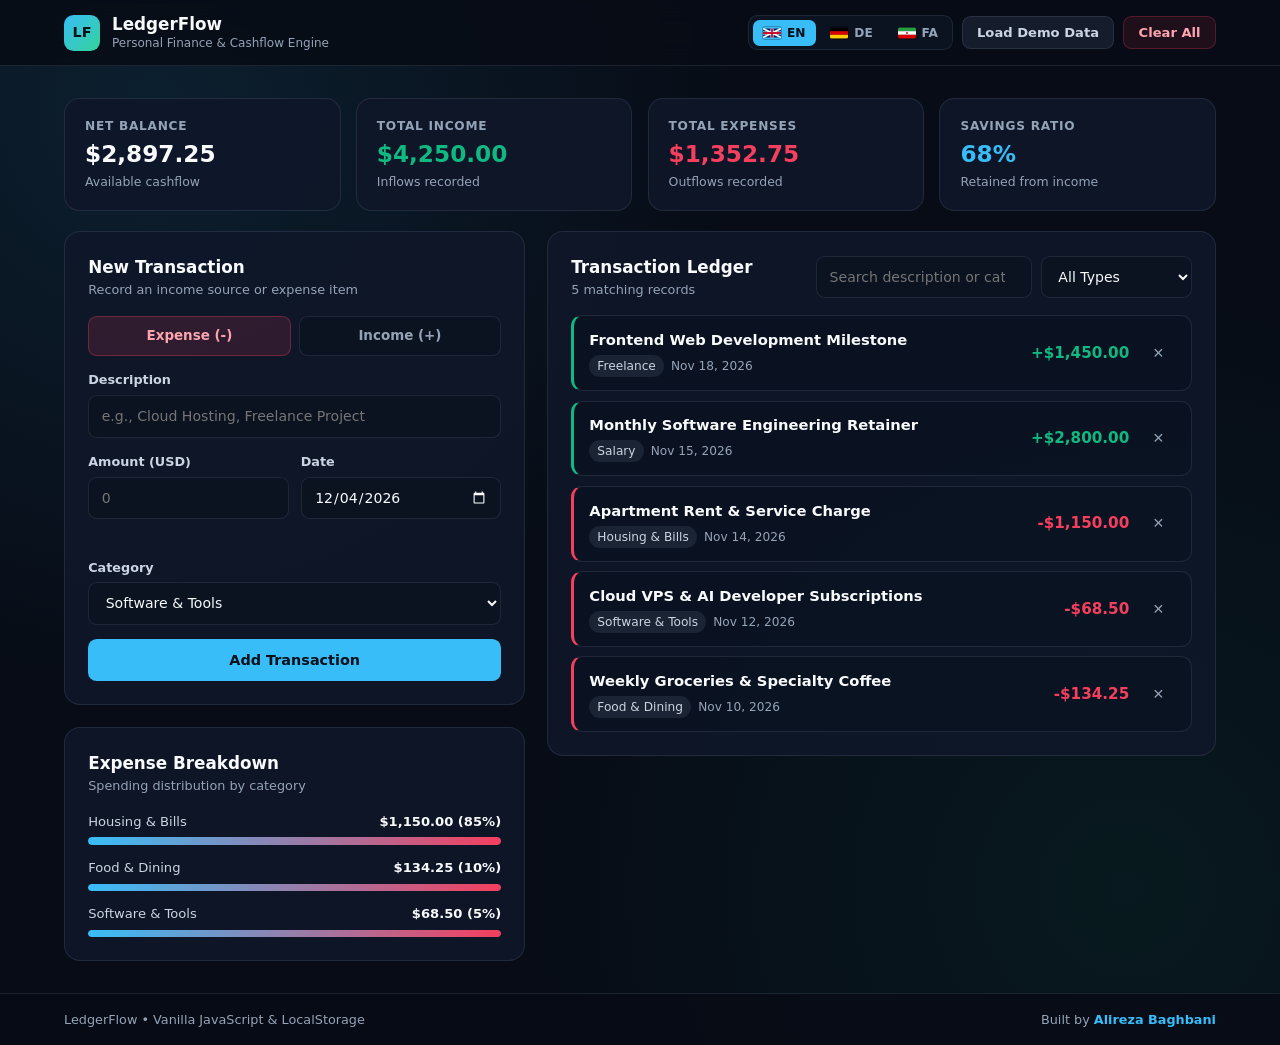
<file: 01-expense-tracker/index.html>
<!doctype html>
<html lang="en" dir="ltr">
  <head>
    <meta charset="UTF-8" />
    <meta name="viewport" content="width=device-width, initial-scale=1.0" />
    <meta name="author" content="Alireza Baghbani" />
    <meta
      name="description"
      content="LedgerFlow is a trilingual (English, German, Persian) personal finance and expense tracking web application built with Vanilla JavaScript, featuring real-time cashflow analytics and local storage persistence."
    />
    <meta
      name="keywords"
      content="Expense Tracker, Budget Planner, Personal Finance App, Vanilla JavaScript, Trilingual Web App, Alireza Baghbani, مدیریت هزینه, حسابداری شخصی, Haushaltsbuch"
    />
    <meta
      name="robots"
      content="index, follow, max-snippet:-1, max-image-preview:large"
    />
    <meta name="theme-color" content="#070c16" />

    <!-- Security Headers via Meta -->
    <meta
      http-equiv="Content-Security-Policy"
      content="default-src 'self'; script-src 'self'; style-src 'self'; img-src 'self' data:; font-src 'self'; connect-src 'none'; object-src 'none'; base-uri 'self'; form-action 'self';"
    />
    <meta name="referrer" content="strict-origin-when-cross-origin" />

    <!-- Canonical & Multilingual Discovery -->
    <link
      rel="canonical"
      href="https://alirezabaghbanicode.github.io/js-practical-projects/01-expense-tracker/"
    />
    <link
      rel="alternate"
      hreflang="en"
      href="https://alirezabaghbanicode.github.io/js-practical-projects/01-expense-tracker/"
    />
    <link
      rel="alternate"
      hreflang="de"
      href="https://alirezabaghbanicode.github.io/js-practical-projects/01-expense-tracker/"
    />
    <link
      rel="alternate"
      hreflang="fa"
      href="https://alirezabaghbanicode.github.io/js-practical-projects/01-expense-tracker/"
    />
    <link
      rel="alternate"
      hreflang="x-default"
      href="https://alirezabaghbanicode.github.io/js-practical-projects/01-expense-tracker/"
    />

    <!-- Open Graph / Social & AI Preview -->
    <meta property="og:type" content="website" />
    <meta property="og:site_name" content="LedgerFlow by Alireza Baghbani" />
    <meta
      property="og:title"
      content="LedgerFlow — Smart Trilingual Expense & Budget Tracker"
    />
    <meta
      property="og:description"
      content="Zero-dependency Vanilla JavaScript personal finance tracker supporting English, German, and Persian (RTL) with real-time category analytics."
    />
    <meta
      property="og:url"
      content="https://alirezabaghbanicode.github.io/js-practical-projects/01-expense-tracker/"
    />

    <!-- Structured Data (JSON-LD) for Search Engines & AI Agents -->
    <script type="application/ld+json">
      {
        "@context": "https://schema.org",
        "@type": "WebApplication",
        "name": "LedgerFlow — Smart Expense & Budget Tracker",
        "url": "https://alirezabaghbanicode.github.io/js-practical-projects/01-expense-tracker/",
        "applicationCategory": "FinanceApplication",
        "operatingSystem": "All",
        "browserRequirements": "Requires JavaScript and HTML5 LocalStorage",
        "inLanguage": ["en", "de", "fa"],
        "description": "A zero-dependency trilingual personal finance and budget management application featuring real-time balance analytics, category breakdowns, and client-side persistence.",
        "author": {
          "@type": "Person",
          "name": "Alireza Baghbani",
          "url": "https://github.com/alirezabaghbanicode"
        },
        "offers": {
          "@type": "Offer",
          "price": "0",
          "priceCurrency": "USD"
        }
      }
    </script>

    <title>LedgerFlow — Smart Expense &amp; Budget Tracker</title>
    <link rel="stylesheet" href="styles.css?v=3" />
    <script src="app.js?v=3" defer></script>
  </head>
  <body>
    <header class="topbar">
      <div class="topbar-inner">
        <div class="brand">
          <span class="brand-logo" aria-hidden="true">LF</span>
          <div>
            <span class="brand-name">LedgerFlow</span>
            <span class="brand-sub" data-i18n="brandSub"
              >Personal Finance &amp; Cashflow Engine</span
            >
          </div>
        </div>

        <div class="topbar-actions">
          <div
            class="lang-switcher"
            role="group"
            aria-label="Language Switcher"
          >
            <button
              type="button"
              class="lang-btn active"
              data-lang="en"
              aria-pressed="true"
            >
              <svg
                class="flag-icon"
                viewBox="0 0 60 30"
                width="18"
                height="12"
                aria-hidden="true"
              >
                <rect width="60" height="30" fill="#012169" />
                <path
                  d="M0,0 L60,30 M60,0 L0,30"
                  stroke="#fff"
                  stroke-width="6"
                />
                <path d="M30,0 v30 M0,15 h60" stroke="#fff" stroke-width="10" />
                <path
                  d="M30,0 v30 M0,15 h60"
                  stroke="#C8102E"
                  stroke-width="6"
                />
              </svg>
              <span>EN</span>
            </button>

            <button
              type="button"
              class="lang-btn"
              data-lang="de"
              aria-pressed="false"
            >
              <svg
                class="flag-icon"
                viewBox="0 0 5 3"
                width="18"
                height="12"
                aria-hidden="true"
              >
                <rect width="5" height="1" y="0" fill="#000000" />
                <rect width="5" height="1" y="1" fill="#DD0000" />
                <rect width="5" height="1" y="2" fill="#FFCE00" />
              </svg>
              <span>DE</span>
            </button>

            <button
              type="button"
              class="lang-btn"
              data-lang="fa"
              aria-pressed="false"
            >
              <svg
                class="flag-icon"
                viewBox="0 0 60 36"
                width="18"
                height="12"
                aria-hidden="true"
              >
                <rect width="60" height="12" y="0" fill="#239F40" />
                <rect width="60" height="12" y="12" fill="#FFFFFF" />
                <rect width="60" height="12" y="24" fill="#DA0000" />
                <circle cx="30" cy="18" r="3.2" fill="#DA0000" />
              </svg>
              <span>FA</span>
            </button>
          </div>

          <button
            type="button"
            id="seed-btn"
            class="btn btn-ghost"
            data-i18n="seedBtn"
          >
            Load Demo Data
          </button>
          <button
            type="button"
            id="clear-btn"
            class="btn btn-danger-ghost"
            data-i18n="clearBtn"
          >
            Clear All
          </button>
        </div>
      </div>
    </header>

    <main class="app-shell">
      <h1 class="sr-only" data-i18n="pageH1">
        LedgerFlow Personal Expense and Budget Tracker
      </h1>

      <!-- KPI Summary Cards -->
      <section class="kpi-strip" aria-label="Financial Overview">
        <article class="kpi-card kpi-balance">
          <span class="kpi-label" data-i18n="kpiBalanceLabel">Net Balance</span>
          <strong class="kpi-value" id="net-balance">$0.00</strong>
          <span class="kpi-meta" data-i18n="kpiBalanceMeta"
            >Available cashflow</span
          >
        </article>

        <article class="kpi-card kpi-income">
          <span class="kpi-label" data-i18n="kpiIncomeLabel">Total Income</span>
          <strong class="kpi-value" id="total-income">$0.00</strong>
          <span class="kpi-meta" data-i18n="kpiIncomeMeta"
            >Inflows recorded</span
          >
        </article>

        <article class="kpi-card kpi-expense">
          <span class="kpi-label" data-i18n="kpiExpenseLabel"
            >Total Expenses</span
          >
          <strong class="kpi-value" id="total-expense">$0.00</strong>
          <span class="kpi-meta" data-i18n="kpiExpenseMeta"
            >Outflows recorded</span
          >
        </article>

        <article class="kpi-card kpi-savings">
          <span class="kpi-label" data-i18n="kpiSavingsLabel"
            >Savings Ratio</span
          >
          <strong class="kpi-value" id="savings-rate">0%</strong>
          <span class="kpi-meta" data-i18n="kpiSavingsMeta"
            >Retained from income</span
          >
        </article>
      </section>

      <!-- Main Two-Column Workspace -->
      <div class="workspace">
        <!-- Start Column: Add Transaction + Expense Breakdown -->
        <div class="left-stack">
          <section class="panel" aria-labelledby="form-heading">
            <div class="panel-header">
              <h2 id="form-heading" data-i18n="formHeading">New Transaction</h2>
              <p data-i18n="formSub">Record an income source or expense item</p>
            </div>

            <form id="transaction-form" class="tx-form" autocomplete="off">
              <div
                class="type-toggle"
                role="group"
                aria-label="Transaction type"
              >
                <label class="type-option">
                  <input type="radio" name="tx-type" value="expense" checked />
                  <span class="type-pill expense-pill" data-i18n="typeExpense"
                    >Expense (-)</span
                  >
                </label>
                <label class="type-option">
                  <input type="radio" name="tx-type" value="income" />
                  <span class="type-pill income-pill" data-i18n="typeIncome"
                    >Income (+)</span
                  >
                </label>
              </div>

              <div class="field">
                <label for="tx-title" data-i18n="labelDesc">Description</label>
                <input
                  type="text"
                  id="tx-title"
                  placeholder="e.g., Cloud Hosting, Freelance Project"
                  data-i18n-placeholder="placeholderDesc"
                  maxlength="60"
                  required
                />
              </div>

              <div class="field-row">
                <div class="field">
                  <label for="tx-amount" data-i18n="labelAmount"
                    >Amount (USD)</label
                  >
                  <input
                    type="text"
                    inputmode="decimal"
                    id="tx-amount"
                    placeholder="0"
                    maxlength="18"
                    required
                  />
                  <span
                    id="amount-preview"
                    class="amount-preview"
                    aria-live="polite"
                  ></span>
                </div>

                <div class="field">
                  <label for="tx-date" data-i18n="labelDate">Date</label>
                  <input type="date" id="tx-date" required />
                </div>
              </div>

              <div class="field">
                <label for="tx-category" data-i18n="labelCategory"
                  >Category</label
                >
                <select id="tx-category">
                  <option value="Software & Tools">Software &amp; Tools</option>
                  <option value="Housing & Bills">Housing &amp; Bills</option>
                  <option value="Food & Dining">Food &amp; Dining</option>
                  <option value="Transport">Transport</option>
                  <option value="Salary">Salary</option>
                  <option value="Freelance">Freelance</option>
                  <option value="Other">Other</option>
                </select>
              </div>

              <button
                type="submit"
                class="btn btn-primary"
                data-i18n="submitBtn"
              >
                Add Transaction
              </button>
            </form>
          </section>

          <section class="panel" aria-labelledby="breakdown-heading">
            <div class="panel-header">
              <h2 id="breakdown-heading" data-i18n="breakdownHeading">
                Expense Breakdown
              </h2>
              <p data-i18n="breakdownSub">Spending distribution by category</p>
            </div>
            <div id="category-breakdown" class="breakdown-list"></div>
          </section>
        </div>

        <!-- End Column: Search, Filter & Transaction History -->
        <section class="panel ledger-panel" aria-labelledby="ledger-heading">
          <div class="ledger-top">
            <div>
              <h2 id="ledger-heading" data-i18n="ledgerHeading">
                Transaction Ledger
              </h2>
              <p>
                <span id="tx-count">0</span>
                <span data-i18n="matchingRecords">matching records</span>
              </p>
            </div>

            <div class="ledger-controls">
              <input
                type="search"
                id="search-input"
                placeholder="Search description or category..."
                data-i18n-placeholder="searchPlaceholder"
                maxlength="60"
                aria-label="Search transactions"
              />
              <select id="filter-type" aria-label="Filter by transaction type">
                <option value="all" data-i18n="filterAll">All Types</option>
                <option value="income" data-i18n="filterIncome">
                  Income Only
                </option>
                <option value="expense" data-i18n="filterExpense">
                  Expenses Only
                </option>
              </select>
            </div>
          </div>

          <ul id="transaction-list" class="tx-list" aria-live="polite"></ul>
        </section>
      </div>
    </main>

    <footer class="site-footer">
      <div class="footer-inner">
        <span data-i18n="footerTech"
          >LedgerFlow • Vanilla JavaScript &amp; LocalStorage</span
        >
        <span>
          <span data-i18n="footerBuiltBy">Built by</span>
          <a
            href="https://github.com/alirezabaghbanicode/js-practical-projects"
            target="_blank"
            rel="noopener noreferrer"
            >Alireza Baghbani</a
          >
        </span>
      </div>
    </footer>
  </body>
</html>
</file>
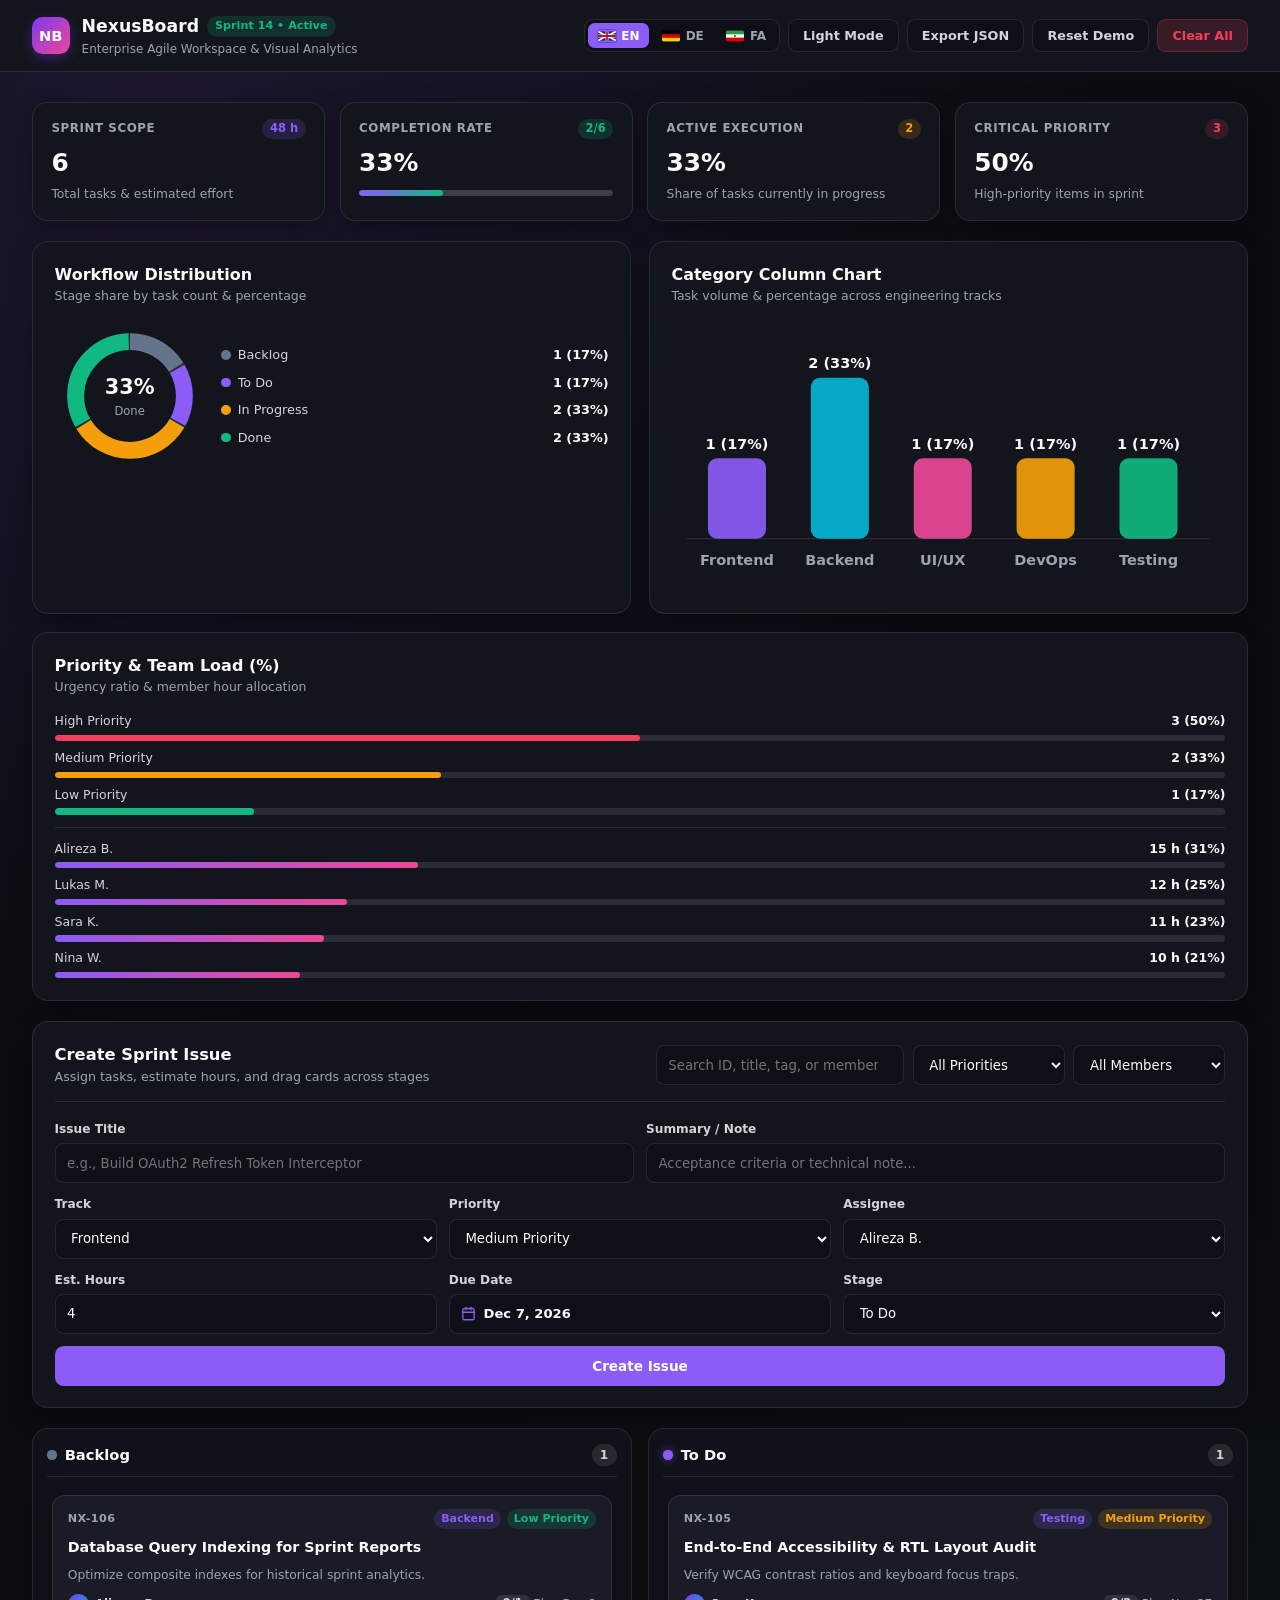
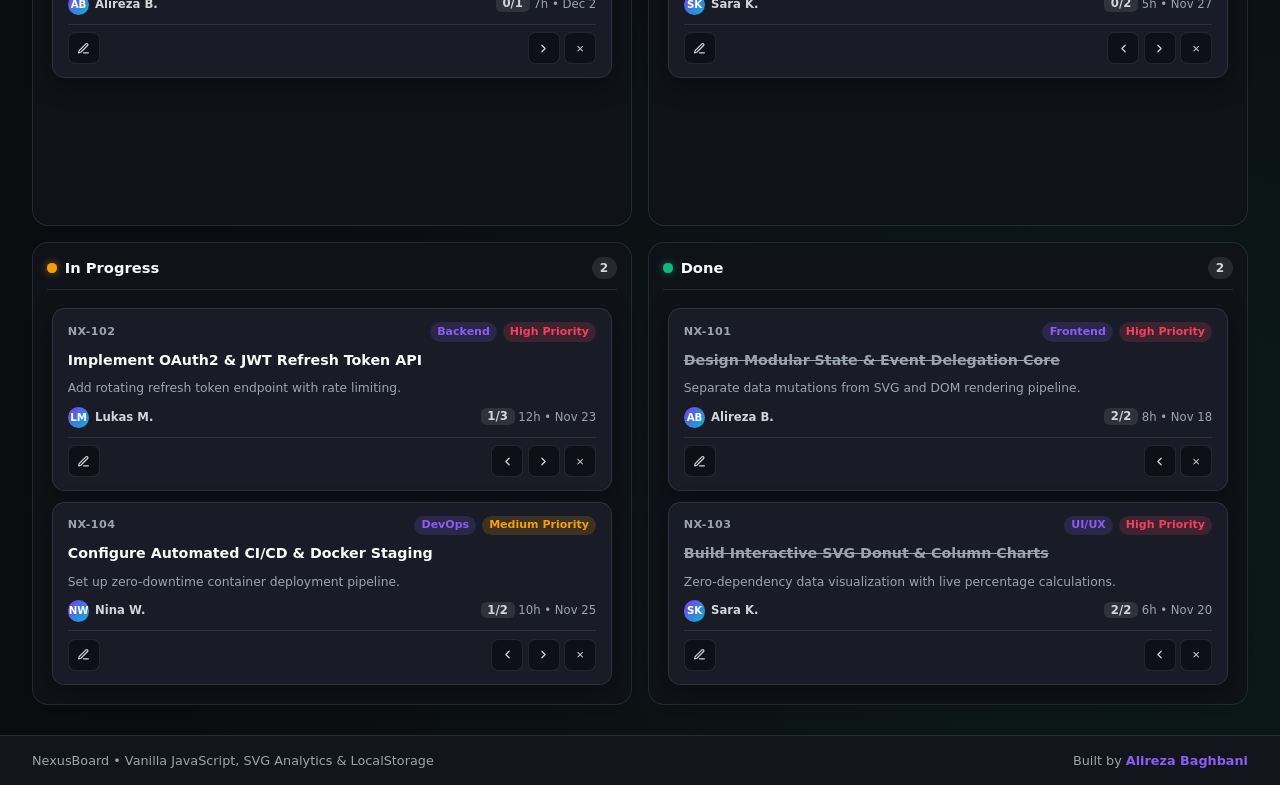
<file: 02-kanban-task-board/index.html>
<!doctype html>
<html lang="en" dir="ltr" data-theme="dark">
  <head>
    <meta charset="UTF-8" />
    <meta name="viewport" content="width=device-width, initial-scale=1.0" />
    <meta name="author" content="Alireza Baghbani" />
    <meta
      name="description"
      content="NexusBoard is a trilingual (English, German, Persian) enterprise agile Kanban workspace featuring real-time SVG donut and bar analytics, localized Jalali/Gregorian calendar picker, subtask checklists, and LocalStorage persistence."
    />
    <meta
      name="keywords"
      content="Kanban Board, Agile Sprint Dashboard, Jalali Calendar JavaScript, SVG Charts, Trilingual Web App, Alireza Baghbani, مدیریت پروژه, تخته کانبان"
    />
    <meta
      name="robots"
      content="index, follow, max-snippet:-1, max-image-preview:large"
    />
    <meta name="theme-color" content="#0b0c10" />

    <!-- Strict Content Security Policy -->
    <meta
      http-equiv="Content-Security-Policy"
      content="default-src 'self'; script-src 'self'; style-src 'self'; img-src 'self' data:; font-src 'self'; connect-src 'none'; object-src 'none'; base-uri 'self'; form-action 'self';"
    />
    <meta name="referrer" content="strict-origin-when-cross-origin" />

    <!-- Canonical & Multilingual Discovery -->
    <link
      rel="canonical"
      href="https://alirezabaghbanicode.github.io/js-practical-projects/02-kanban-task-board/"
    />
    <link
      rel="alternate"
      hreflang="en"
      href="https://alirezabaghbanicode.github.io/js-practical-projects/02-kanban-task-board/?lang=en"
    />
    <link
      rel="alternate"
      hreflang="de"
      href="https://alirezabaghbanicode.github.io/js-practical-projects/02-kanban-task-board/?lang=de"
    />
    <link
      rel="alternate"
      hreflang="fa"
      href="https://alirezabaghbanicode.github.io/js-practical-projects/02-kanban-task-board/?lang=fa"
    />
    <link
      rel="alternate"
      hreflang="x-default"
      href="https://alirezabaghbanicode.github.io/js-practical-projects/02-kanban-task-board/"
    />

    <!-- Open Graph / Social & AI Preview -->
    <meta property="og:type" content="website" />
    <meta property="og:site_name" content="NexusBoard by Alireza Baghbani" />
    <meta
      property="og:title"
      content="NexusBoard — Enterprise Agile Kanban & Sprint Analytics"
    />
    <meta
      property="og:description"
      content="Zero-dependency trilingual Kanban board with real-time SVG donut & bar charts, native EN/DE/FA Jalali calendar picker, subtask checklists, and dark/light themes."
    />
    <meta
      property="og:url"
      content="https://alirezabaghbanicode.github.io/js-practical-projects/02-kanban-task-board/"
    />

    <!-- Structured Data (JSON-LD) for Search Engines & AI Agents -->
    <script type="application/ld+json">
      {
        "@context": "https://schema.org",
        "@type": "WebApplication",
        "name": "NexusBoard — Enterprise Agile Kanban & Sprint Analytics",
        "url": "https://alirezabaghbanicode.github.io/js-practical-projects/02-kanban-task-board/",
        "applicationCategory": "BusinessApplication",
        "operatingSystem": "All",
        "browserRequirements": "Requires JavaScript and HTML5 LocalStorage",
        "inLanguage": ["en", "de", "fa"],
        "description": "A zero-dependency trilingual Kanban project management board featuring 4 workflow stages, SVG donut and bar charts, localized English/German/Persian-Jalali calendar picker, and JSON export.",
        "author": {
          "@type": "Person",
          "name": "Alireza Baghbani",
          "url": "https://github.com/alirezabaghbanicode"
        },
        "offers": {
          "@type": "Offer",
          "price": "0",
          "priceCurrency": "USD"
        }
      }
    </script>

    <title>NexusBoard — Enterprise Agile Kanban &amp; Sprint Analytics</title>
    <link rel="stylesheet" href="css/base.css?v=1" />
    <link rel="stylesheet" href="css/header-kpi.css?v=1" />
    <link rel="stylesheet" href="css/analytics.css?v=1" />
    <link rel="stylesheet" href="css/composer-board.css?v=1" />
    <link rel="stylesheet" href="css/overlays.css?v=1" />
    <link rel="stylesheet" href="css/responsive.css?v=1" />
    <script src="app.js?v=3" defer></script>
  </head>
  <body>
    <header class="topbar">
      <div class="topbar-inner">
        <div class="brand">
          <span class="brand-logo" aria-hidden="true">NB</span>
          <div>
            <div class="brand-title-row">
              <span class="brand-name">NexusBoard</span>
              <span class="sprint-pill" data-i18n="sprintBadge"
                >Sprint 14 • Active</span
              >
            </div>
            <span class="brand-sub" data-i18n="brandSub"
              >Enterprise Agile Workspace &amp; Visual Analytics</span
            >
          </div>
        </div>

        <div class="topbar-actions">
          <div
            class="lang-switcher"
            role="group"
            aria-label="Language Switcher"
          >
            <button
              type="button"
              class="lang-btn active"
              data-lang="en"
              aria-pressed="true"
            >
              <svg
                class="flag-icon"
                viewBox="0 0 60 30"
                width="18"
                height="12"
                aria-hidden="true"
              >
                <rect width="60" height="30" fill="#012169" />
                <path
                  d="M0,0 L60,30 M60,0 L0,30"
                  stroke="#fff"
                  stroke-width="6"
                />
                <path d="M30,0 v30 M0,15 h60" stroke="#fff" stroke-width="10" />
                <path
                  d="M30,0 v30 M0,15 h60"
                  stroke="#C8102E"
                  stroke-width="6"
                />
              </svg>
              <span>EN</span>
            </button>

            <button
              type="button"
              class="lang-btn"
              data-lang="de"
              aria-pressed="false"
            >
              <svg
                class="flag-icon"
                viewBox="0 0 5 3"
                width="18"
                height="12"
                aria-hidden="true"
              >
                <rect width="5" height="1" y="0" fill="#000000" />
                <rect width="5" height="1" y="1" fill="#DD0000" />
                <rect width="5" height="1" y="2" fill="#FFCE00" />
              </svg>
              <span>DE</span>
            </button>

            <button
              type="button"
              class="lang-btn"
              data-lang="fa"
              aria-pressed="false"
            >
              <svg
                class="flag-icon"
                viewBox="0 0 60 36"
                width="18"
                height="12"
                aria-hidden="true"
              >
                <rect width="60" height="12" y="0" fill="#239F40" />
                <rect width="60" height="12" y="12" fill="#FFFFFF" />
                <rect width="60" height="12" y="24" fill="#DA0000" />
                <circle cx="30" cy="18" r="3.2" fill="#DA0000" />
              </svg>
              <span>FA</span>
            </button>
          </div>

          <button
            type="button"
            id="theme-toggle-btn"
            class="btn btn-ghost"
            aria-label="Toggle color theme"
          >
            <span id="theme-label" data-i18n="themeLight">Light Mode</span>
          </button>

          <button
            type="button"
            id="export-json-btn"
            class="btn btn-ghost"
            data-i18n="exportBtn"
          >
            Export JSON
          </button>

          <button
            type="button"
            id="seed-btn"
            class="btn btn-ghost"
            data-i18n="seedBtn"
          >
            Reset Demo
          </button>

          <button
            type="button"
            id="clear-btn"
            class="btn btn-danger-ghost"
            data-i18n="clearBtn"
          >
            Clear All
          </button>
        </div>
      </div>
    </header>

    <main class="app-shell">
      <h1 class="sr-only" data-i18n="pageH1">
        NexusBoard Enterprise Agile Kanban and Sprint Analytics Dashboard
      </h1>

      <!-- Top Percentage & Volume KPI Cards -->
      <section class="kpi-strip" aria-label="Sprint KPI Summary">
        <article class="kpi-card">
          <div class="kpi-top-row">
            <span class="kpi-label" data-i18n="kpiTotalLabel"
              >Sprint Scope</span
            >
            <span class="kpi-chip chip-violet" id="stat-hours-chip">0h</span>
          </div>
          <strong class="kpi-value" id="stat-total">0</strong>
          <span class="kpi-meta" data-i18n="kpiTotalMeta"
            >Total tasks &amp; estimated effort</span
          >
        </article>

        <article class="kpi-card">
          <div class="kpi-top-row">
            <span class="kpi-label" data-i18n="kpiCompletionLabel"
              >Completion Rate</span
            >
            <span class="kpi-chip chip-emerald" id="stat-done-count">0/0</span>
          </div>
          <strong class="kpi-value text-emerald" id="stat-rate">0%</strong>
          <progress
            id="sprint-progress-bar"
            class="sprint-progress"
            value="0"
            max="100"
          ></progress>
        </article>

        <article class="kpi-card">
          <div class="kpi-top-row">
            <span class="kpi-label" data-i18n="kpiActiveLabel"
              >Active Execution</span
            >
            <span class="kpi-chip chip-amber" id="stat-active-count">0</span>
          </div>
          <strong class="kpi-value text-amber" id="stat-active-pct">0%</strong>
          <span class="kpi-meta" data-i18n="kpiActiveMeta"
            >Share of tasks currently in progress</span
          >
        </article>

        <article class="kpi-card">
          <div class="kpi-top-row">
            <span class="kpi-label" data-i18n="kpiCriticalLabel"
              >Critical Priority</span
            >
            <span class="kpi-chip chip-rose" id="stat-high-count">0</span>
          </div>
          <strong class="kpi-value text-rose" id="stat-high-pct">0%</strong>
          <span class="kpi-meta" data-i18n="kpiCriticalMeta"
            >High-priority items in sprint</span
          >
        </article>
      </section>

      <!-- Visual Analytics Dashboard -->
      <section class="analytics-grid" aria-label="Sprint Visual Analytics">
        <article class="panel chart-panel">
          <div class="panel-header">
            <h2 data-i18n="chartDonutTitle">Workflow Distribution</h2>
            <p data-i18n="chartDonutSub">
              Stage share by task count &amp; percentage
            </p>
          </div>
          <div class="donut-layout">
            <div class="donut-wrapper">
              <svg
                id="donut-svg"
                viewBox="0 0 160 160"
                width="160"
                height="160"
                role="img"
                aria-label="Workflow Distribution Donut Chart"
              ></svg>
              <div class="donut-center">
                <strong id="donut-center-pct">0%</strong>
                <span data-i18n="donutCenterLabel">Done</span>
              </div>
            </div>
            <ul id="donut-legend" class="chart-legend"></ul>
          </div>
        </article>

        <article class="panel chart-panel">
          <div class="panel-header">
            <h2 data-i18n="chartBarTitle">Category Column Chart</h2>
            <p data-i18n="chartBarSub">
              Task volume &amp; percentage across engineering tracks
            </p>
          </div>
          <div class="bar-chart-wrapper">
            <svg
              id="bar-chart-svg"
              viewBox="0 0 420 205"
              role="img"
              aria-label="Category Column Bar Chart"
            ></svg>
          </div>
        </article>

        <article class="panel chart-panel">
          <div class="panel-header">
            <h2 data-i18n="chartPctTitle">Priority &amp; Team Load (%)</h2>
            <p data-i18n="chartPctSub">
              Urgency ratio &amp; member hour allocation
            </p>
          </div>
          <div class="pct-stack">
            <div id="priority-bars" class="metric-group"></div>
            <div class="divider-line"></div>
            <div id="workload-bars" class="metric-group"></div>
          </div>
        </article>
      </section>

      <!-- Task Composer & Multi-Filter Toolbar -->
      <section class="panel composer-panel" aria-labelledby="composer-heading">
        <div class="composer-top">
          <div>
            <h2 id="composer-heading" data-i18n="composerHeading">
              Create Sprint Issue
            </h2>
            <p data-i18n="composerSub">
              Assign tasks, estimate hours, and drag cards across stages
            </p>
          </div>

          <div class="filter-controls">
            <input
              type="search"
              id="search-input"
              placeholder="Search ID, title, tag, or member..."
              data-i18n-placeholder="searchPlaceholder"
              maxlength="60"
              aria-label="Search tasks"
            />
            <select id="filter-priority" aria-label="Filter by priority">
              <option value="all" data-i18n="filterAllPriorities">
                All Priorities
              </option>
              <option value="high" data-i18n="priorityHigh">
                High Priority
              </option>
              <option value="medium" data-i18n="priorityMedium">
                Medium Priority
              </option>
              <option value="low" data-i18n="priorityLow">Low Priority</option>
            </select>
            <select id="filter-assignee" aria-label="Filter by assignee">
              <option value="all" data-i18n="filterAllMembers">
                All Members
              </option>
              <option value="Alireza B.">Alireza B.</option>
              <option value="Sara K.">Sara K.</option>
              <option value="Lukas M.">Lukas M.</option>
              <option value="Nina W.">Nina W.</option>
            </select>
          </div>
        </div>

        <form id="task-form" class="task-form" autocomplete="off">
          <div class="field field-title">
            <label for="task-title" data-i18n="labelTitle">Issue Title</label>
            <input
              type="text"
              id="task-title"
              placeholder="e.g., Build OAuth2 Refresh Token Interceptor"
              data-i18n-placeholder="placeholderTitle"
              maxlength="80"
              required
            />
          </div>

          <div class="field field-desc">
            <label for="task-desc" data-i18n="labelDesc">Summary / Note</label>
            <input
              type="text"
              id="task-desc"
              placeholder="Acceptance criteria or technical note..."
              data-i18n-placeholder="placeholderDesc"
              maxlength="120"
            />
          </div>

          <div class="field">
            <label for="task-tag" data-i18n="labelTag">Track</label>
            <select id="task-tag">
              <option value="Frontend">Frontend</option>
              <option value="Backend">Backend</option>
              <option value="UI/UX">UI/UX</option>
              <option value="DevOps">DevOps</option>
              <option value="Testing">Testing</option>
            </select>
          </div>

          <div class="field">
            <label for="task-priority" data-i18n="labelPriority"
              >Priority</label
            >
            <select id="task-priority">
              <option value="high" data-i18n="priorityHigh">
                High Priority
              </option>
              <option value="medium" selected data-i18n="priorityMedium">
                Medium Priority
              </option>
              <option value="low" data-i18n="priorityLow">Low Priority</option>
            </select>
          </div>

          <div class="field">
            <label for="task-assignee" data-i18n="labelAssignee"
              >Assignee</label
            >
            <select id="task-assignee">
              <option value="Alireza B.">Alireza B.</option>
              <option value="Sara K.">Sara K.</option>
              <option value="Lukas M.">Lukas M.</option>
              <option value="Nina W.">Nina W.</option>
            </select>
          </div>

          <div class="field field-small">
            <label for="task-hours" data-i18n="labelHours">Est. Hours</label>
            <input
              type="number"
              id="task-hours"
              min="1"
              max="200"
              value="4"
              required
            />
          </div>

          <!-- Custom Localized Calendar Trigger (Create Form) -->
          <div class="field date-field-wrap">
            <label for="due-trigger-create" data-i18n="labelDue"
              >Due Date</label
            >
            <input type="hidden" id="task-due" />
            <button
              type="button"
              id="due-trigger-create"
              class="date-trigger-btn"
              data-calendar-target="task-due"
              aria-haspopup="dialog"
            >
              <svg
                class="cal-icon"
                width="15"
                height="15"
                viewBox="0 0 24 24"
                fill="none"
                stroke="currentColor"
                stroke-width="2.1"
                stroke-linecap="round"
                stroke-linejoin="round"
                aria-hidden="true"
              >
                <rect x="3" y="4" width="18" height="18" rx="2" ry="2"></rect>
                <line x1="16" y1="2" x2="16" y2="6"></line>
                <line x1="8" y1="2" x2="8" y2="6"></line>
                <line x1="3" y1="10" x2="21" y2="10"></line>
              </svg>
              <span id="due-display-create" class="date-display-text"></span>
            </button>
          </div>

          <div class="field">
            <label for="task-status" data-i18n="labelStage">Stage</label>
            <select id="task-status">
              <option value="backlog" data-i18n="colBacklog">Backlog</option>
              <option value="todo" selected data-i18n="colTodo">To Do</option>
              <option value="in-progress" data-i18n="colProgress">
                In Progress
              </option>
              <option value="done" data-i18n="colDone">Done</option>
            </select>
          </div>

          <button type="submit" class="btn btn-primary" data-i18n="submitBtn">
            Create Issue
          </button>
        </form>
      </section>

      <!-- Four-Column Enterprise Kanban Board -->
      <section class="board-grid" aria-label="Kanban Workflow Columns">
        <article class="board-column">
          <header class="column-header">
            <div class="column-title-group">
              <span class="status-dot dot-backlog" aria-hidden="true"></span>
              <h2 data-i18n="colBacklog">Backlog</h2>
            </div>
            <span class="column-count" id="count-backlog">0</span>
          </header>
          <ul
            class="column-dropzone"
            id="list-backlog"
            data-status="backlog"
            aria-label="Backlog Tasks"
          ></ul>
        </article>

        <article class="board-column">
          <header class="column-header">
            <div class="column-title-group">
              <span class="status-dot dot-todo" aria-hidden="true"></span>
              <h2 data-i18n="colTodo">To Do</h2>
            </div>
            <span class="column-count" id="count-todo">0</span>
          </header>
          <ul
            class="column-dropzone"
            id="list-todo"
            data-status="todo"
            aria-label="To Do Tasks"
          ></ul>
        </article>

        <article class="board-column">
          <header class="column-header">
            <div class="column-title-group">
              <span class="status-dot dot-progress" aria-hidden="true"></span>
              <h2 data-i18n="colProgress">In Progress</h2>
            </div>
            <span class="column-count" id="count-in-progress">0</span>
          </header>
          <ul
            class="column-dropzone"
            id="list-in-progress"
            data-status="in-progress"
            aria-label="In Progress Tasks"
          ></ul>
        </article>

        <article class="board-column col-done">
          <header class="column-header">
            <div class="column-title-group">
              <span class="status-dot dot-done" aria-hidden="true"></span>
              <h2 data-i18n="colDone">Done</h2>
            </div>
            <span class="column-count" id="count-done">0</span>
          </header>
          <ul
            class="column-dropzone"
            id="list-done"
            data-status="done"
            aria-label="Completed Tasks"
          ></ul>
        </article>
      </section>
    </main>

    <!-- Task Inspection, Edit & Subtask Checklist Modal -->
    <dialog id="task-modal" class="task-modal" aria-labelledby="modal-heading">
      <div class="modal-card">
        <header class="modal-header">
          <div>
            <span class="ticket-code" id="modal-ticket-code">NX-101</span>
            <h2 id="modal-heading" data-i18n="modalHeading">
              Issue Details &amp; Checklist
            </h2>
          </div>
          <button
            type="button"
            id="modal-close-btn"
            class="icon-btn"
            aria-label="Close modal"
          >
            &times;
          </button>
        </header>

        <form id="edit-form" class="modal-body" autocomplete="off">
          <input type="hidden" id="edit-task-id" />

          <div class="field">
            <label for="edit-title" data-i18n="labelTitle">Issue Title</label>
            <input type="text" id="edit-title" maxlength="80" required />
          </div>

          <div class="field">
            <label for="edit-desc" data-i18n="labelDesc">Summary / Note</label>
            <textarea id="edit-desc" rows="2" maxlength="180"></textarea>
          </div>

          <div class="modal-grid">
            <div class="field">
              <label for="edit-tag" data-i18n="labelTag">Track</label>
              <select id="edit-tag">
                <option value="Frontend">Frontend</option>
                <option value="Backend">Backend</option>
                <option value="UI/UX">UI/UX</option>
                <option value="DevOps">DevOps</option>
                <option value="Testing">Testing</option>
              </select>
            </div>

            <div class="field">
              <label for="edit-priority" data-i18n="labelPriority"
                >Priority</label
              >
              <select id="edit-priority">
                <option value="high" data-i18n="priorityHigh">
                  High Priority
                </option>
                <option value="medium" data-i18n="priorityMedium">
                  Medium Priority
                </option>
                <option value="low" data-i18n="priorityLow">
                  Low Priority
                </option>
              </select>
            </div>

            <div class="field">
              <label for="edit-status" data-i18n="labelStage">Stage</label>
              <select id="edit-status">
                <option value="backlog" data-i18n="colBacklog">Backlog</option>
                <option value="todo" data-i18n="colTodo">To Do</option>
                <option value="in-progress" data-i18n="colProgress">
                  In Progress
                </option>
                <option value="done" data-i18n="colDone">Done</option>
              </select>
            </div>

            <div class="field">
              <label for="edit-assignee" data-i18n="labelAssignee"
                >Assignee</label
              >
              <select id="edit-assignee">
                <option value="Alireza B.">Alireza B.</option>
                <option value="Sara K.">Sara K.</option>
                <option value="Lukas M.">Lukas M.</option>
                <option value="Nina W.">Nina W.</option>
              </select>
            </div>

            <div class="field">
              <label for="edit-hours" data-i18n="labelHours">Est. Hours</label>
              <input type="number" id="edit-hours" min="1" max="200" required />
            </div>

            <!-- Custom Localized Calendar Trigger (Edit Modal) -->
            <div class="field date-field-wrap">
              <label for="due-trigger-edit" data-i18n="labelDue"
                >Due Date</label
              >
              <input type="hidden" id="edit-due" />
              <button
                type="button"
                id="due-trigger-edit"
                class="date-trigger-btn"
                data-calendar-target="edit-due"
                aria-haspopup="dialog"
              >
                <svg
                  class="cal-icon"
                  width="15"
                  height="15"
                  viewBox="0 0 24 24"
                  fill="none"
                  stroke="currentColor"
                  stroke-width="2.1"
                  stroke-linecap="round"
                  stroke-linejoin="round"
                  aria-hidden="true"
                >
                  <rect x="3" y="4" width="18" height="18" rx="2" ry="2"></rect>
                  <line x1="16" y1="2" x2="16" y2="6"></line>
                  <line x1="8" y1="2" x2="8" y2="6"></line>
                  <line x1="3" y1="10" x2="21" y2="10"></line>
                </svg>
                <span id="due-display-edit" class="date-display-text"></span>
              </button>
            </div>
          </div>

          <div class="subtask-box">
            <div class="subtask-header">
              <span data-i18n="subtasksHeading">Action Checklist</span>
              <span id="modal-subtask-pct" class="kpi-chip chip-violet"
                >0%</span
              >
            </div>
            <ul id="subtask-list" class="subtask-list"></ul>
            <div class="subtask-add-row">
              <input
                type="text"
                id="new-subtask-input"
                placeholder="Add checklist step..."
                data-i18n-placeholder="subtaskPlaceholder"
                maxlength="70"
              />
              <button
                type="button"
                id="add-subtask-btn"
                class="btn btn-ghost"
                data-i18n="addStepBtn"
              >
                + Add
              </button>
            </div>
          </div>

          <div class="modal-footer">
            <button type="submit" class="btn btn-primary" data-i18n="saveBtn">
              Save Changes
            </button>
          </div>
        </form>
      </div>
    </dialog>

    <!-- Floating Custom Trilingual Calendar Popover -->
    <div
      id="custom-calendar-popover"
      class="cal-popover"
      role="dialog"
      aria-label="Localized Date Picker"
      hidden
    >
      <div class="cal-header">
        <button
          type="button"
          id="cal-prev-month"
          class="cal-nav-btn"
          aria-label="Previous month"
        >
          <svg
            class="icon-flip"
            width="15"
            height="15"
            viewBox="0 0 24 24"
            fill="none"
            stroke="currentColor"
            stroke-width="2.4"
            stroke-linecap="round"
            stroke-linejoin="round"
          >
            <polyline points="15 18 9 12 15 6"></polyline>
          </svg>
        </button>

        <div class="cal-title-box">
          <strong id="cal-month-year" class="cal-month-year"></strong>
          <span id="cal-system-badge" class="cal-system-badge"></span>
        </div>

        <button
          type="button"
          id="cal-next-month"
          class="cal-nav-btn"
          aria-label="Next month"
        >
          <svg
            class="icon-flip"
            width="15"
            height="15"
            viewBox="0 0 24 24"
            fill="none"
            stroke="currentColor"
            stroke-width="2.4"
            stroke-linecap="round"
            stroke-linejoin="round"
          >
            <polyline points="9 18 15 12 9 6"></polyline>
          </svg>
        </button>
      </div>

      <div id="cal-weekdays" class="cal-weekdays"></div>
      <div id="cal-days-grid" class="cal-days-grid"></div>

      <div class="cal-footer">
        <button type="button" id="cal-today-btn" class="cal-footer-btn">
          Today
        </button>
        <button type="button" id="cal-close-btn" class="cal-footer-btn">
          Close
        </button>
      </div>
    </div>

    <footer class="site-footer">
      <div class="footer-inner">
        <span data-i18n="footerTech"
          >NexusBoard • Vanilla JavaScript, SVG Analytics &amp;
          LocalStorage</span
        >
        <span>
          <span data-i18n="footerBuiltBy">Built by</span>
          <a
            href="https://github.com/alirezabaghbanicode/js-practical-projects"
            target="_blank"
            rel="noopener noreferrer"
            >Alireza Baghbani</a
          >
        </span>
      </div>
    </footer>
  </body>
</html>
</file>
<file: 01-expense-tracker/styles.css>
:root {
    --bg-canvas: #070c16;
    --surface-card: rgba(15, 23, 42, 0.88);
    --surface-elevated: #1e293b;
    --surface-input: #0b1220;
    --border-subtle: rgba(148, 163, 184, 0.15);
    --border-strong: rgba(148, 163, 184, 0.28);

    --text-primary: #f8fafc;
    --text-secondary: #cbd5e1;
    --text-muted: #94a3b8;

    --accent-sky: #38bdf8;
    --accent-sky-hover: #0ea5e9;
    --emerald: #10b981;
    --emerald-soft: rgba(16, 185, 129, 0.14);
    --emerald-border: rgba(16, 185, 129, 0.32);
    --rose: #f43f5e;
    --rose-soft: rgba(244, 63, 94, 0.14);
    --rose-border: rgba(244, 63, 94, 0.32);
}

*,
*::before,
*::after {
    box-sizing: border-box;
    margin: 0;
    padding: 0;
}

html,
body {
    max-width: 100%;
    overflow-x: hidden;
    overflow-x: clip;
}

.sr-only {
    position: absolute;
    width: 1px;
    height: 1px;
    overflow: hidden;
    clip: rect(0 0 0 0);
    white-space: nowrap;
}

body {
    min-height: 100dvh;
    display: flex;
    flex-direction: column;
    font-family:
        system-ui,
        -apple-system,
        "Segoe UI",
        Roboto,
        Helvetica,
        Arial,
        sans-serif;
    color: var(--text-secondary);
    background-color: var(--bg-canvas);
    background-image:
        radial-gradient(circle at 12% 10%,
            rgba(56, 189, 248, 0.11),
            transparent 40%),
        radial-gradient(circle at 88% 85%,
            rgba(16, 185, 129, 0.08),
            transparent 42%);
    line-height: 1.5;
}

/* Topbar */
.topbar {
    background: rgba(7, 12, 22, 0.86);
    backdrop-filter: blur(12px);
    border-bottom: 1px solid var(--border-subtle);
    position: sticky;
    top: 0;
    z-index: 20;
}

.topbar-inner {
    width: min(100%, 76rem);
    margin-inline: auto;
    padding: 0.85rem clamp(0.9rem, 3vw, 2rem);
    display: flex;
    flex-wrap: wrap;
    justify-content: space-between;
    align-items: center;
    gap: 0.75rem;
}

.brand {
    display: flex;
    align-items: center;
    gap: 0.75rem;
    min-width: 0;
}

.brand-logo {
    width: 2.25rem;
    height: 2.25rem;
    border-radius: 0.6rem;
    display: grid;
    place-items: center;
    font-weight: 800;
    font-size: 0.9rem;
    color: #04101a;
    background: linear-gradient(135deg, #38bdf8, #34d399);
    flex-shrink: 0;
}

.brand-name {
    display: block;
    font-size: 1.05rem;
    font-weight: 700;
    color: var(--text-primary);
    line-height: 1.2;
}

.brand-sub {
    display: block;
    font-size: 0.75rem;
    color: var(--text-muted);
}

.topbar-actions {
    display: flex;
    flex-wrap: wrap;
    align-items: center;
    gap: 0.55rem;
}

/* Language Switcher with SVG Flags */
.lang-switcher {
    display: inline-flex;
    padding: 0.22rem;
    background: var(--surface-input);
    border: 1px solid var(--border-subtle);
    border-radius: 0.6rem;
    gap: 0.25rem;
}

.lang-btn {
    display: inline-flex;
    align-items: center;
    justify-content: center;
    gap: 0.38rem;
    padding: 0.38rem 0.65rem;
    border: none;
    border-radius: 0.42rem;
    background: transparent;
    color: var(--text-muted);
    font-size: 0.76rem;
    font-weight: 700;
    font-family: inherit;
    cursor: pointer;
    transition:
        background-color 0.2s ease,
        color 0.2s ease;
}

.lang-btn:hover {
    color: var(--text-primary);
    background: rgba(148, 163, 184, 0.08);
}

.lang-btn.active {
    background: var(--accent-sky);
    color: #04101a;
}

.flag-icon {
    display: block;
    border-radius: 2px;
    box-shadow: 0 0 0 1px rgba(0, 0, 0, 0.25);
    flex-shrink: 0;
}

/* Buttons */
.btn {
    padding: 0.52rem 0.9rem;
    border-radius: 0.55rem;
    font-size: 0.82rem;
    font-weight: 600;
    font-family: inherit;
    cursor: pointer;
    border: 1px solid transparent;
    transition:
        background-color 0.2s ease,
        border-color 0.2s ease,
        transform 0.15s ease;
}

.btn:active {
    transform: scale(0.98);
}

.btn-primary {
    width: 100%;
    padding: 0.75rem 1rem;
    font-size: 0.9rem;
    color: #04101a;
    background: var(--accent-sky);
}

.btn-primary:hover {
    background: var(--accent-sky-hover);
}

.btn-ghost {
    color: var(--text-secondary);
    background: rgba(30, 41, 59, 0.65);
    border-color: var(--border-subtle);
}

.btn-ghost:hover {
    border-color: var(--border-strong);
    color: var(--text-primary);
}

.btn-danger-ghost {
    color: #fda4af;
    background: rgba(244, 63, 94, 0.1);
    border-color: rgba(244, 63, 94, 0.25);
}

.btn-danger-ghost:hover {
    background: rgba(244, 63, 94, 0.18);
}

/* App Shell */
.app-shell {
    flex: 1;
    width: min(100%, 76rem);
    margin-inline: auto;
    padding: clamp(1rem, 3vw, 2rem) clamp(0.9rem, 3vw, 2rem);
    display: grid;
    gap: 1.25rem;
}

/* KPI Strip */
.kpi-strip {
    display: grid;
    grid-template-columns: repeat(auto-fit, minmax(min(100%, 14rem), 1fr));
    gap: 0.95rem;
}

.kpi-card {
    min-width: 0;
    padding: 1.1rem 1.25rem;
    background: var(--surface-card);
    border: 1px solid var(--border-subtle);
    border-radius: 0.95rem;
    display: flex;
    flex-direction: column;
    gap: 0.25rem;
}

.kpi-label {
    font-size: 0.76rem;
    font-weight: 700;
    text-transform: uppercase;
    letter-spacing: 0.06em;
    color: var(--text-muted);
}

.kpi-value {
    font-size: clamp(1.12rem, 2.6vw, 1.45rem);
    font-weight: 700;
    font-variant-numeric: tabular-nums;
    overflow-wrap: anywhere;
    line-height: 1.3;
    color: var(--text-primary);
}

.kpi-income .kpi-value {
    color: var(--emerald);
}

.kpi-expense .kpi-value {
    color: var(--rose);
}

.kpi-savings .kpi-value {
    color: var(--accent-sky);
}

.kpi-meta {
    font-size: 0.78rem;
    color: var(--text-muted);
}

/* Two-Column Workspace */
.workspace {
    display: grid;
    grid-template-columns: minmax(0, 1fr) minmax(0, 1.45fr);
    gap: 1.35rem;
    align-items: start;
}

.left-stack {
    min-width: 0;
    display: grid;
    gap: 1.35rem;
}

.panel {
    min-width: 0;
    padding: clamp(1rem, 2.5vw, 1.45rem);
    background: var(--surface-card);
    border: 1px solid var(--border-subtle);
    border-radius: 1rem;
}

.panel-header {
    margin-bottom: 1.05rem;
}

.panel-header h2,
.ledger-top h2 {
    font-size: 1.05rem;
    font-weight: 700;
    color: var(--text-primary);
}

.panel-header p,
.ledger-top p {
    font-size: 0.8rem;
    color: var(--text-muted);
}

/* Form Controls */
.tx-form {
    display: grid;
    gap: 0.9rem;
}

.type-toggle {
    display: grid;
    grid-template-columns: 1fr 1fr;
    gap: 0.5rem;
}

.type-option input {
    position: absolute;
    opacity: 0;
    pointer-events: none;
}

.type-pill {
    display: flex;
    align-items: center;
    justify-content: center;
    min-height: 2.5rem;
    text-align: center;
    padding: 0.52rem;
    border-radius: 0.55rem;
    font-size: 0.84rem;
    font-weight: 600;
    color: var(--text-muted);
    background: var(--surface-input);
    border: 1px solid var(--border-subtle);
    cursor: pointer;
    transition: all 0.2s ease;
}

.type-option input:checked+.expense-pill {
    color: #fda4af;
    background: var(--rose-soft);
    border-color: var(--rose-border);
}

.type-option input:checked+.income-pill {
    color: #6ee7b7;
    background: var(--emerald-soft);
    border-color: var(--emerald-border);
}

.field {
    min-width: 0;
    display: grid;
    gap: 0.35rem;
    align-content: start;
}

.field-row {
    display: grid;
    grid-template-columns: minmax(0, 1fr) minmax(0, 1fr);
    gap: 0.75rem;
}

.field label {
    font-size: 0.8rem;
    font-weight: 600;
    color: var(--text-secondary);
}

.amount-preview {
    min-height: 1.15rem;
    font-size: 0.75rem;
    font-weight: 600;
    color: var(--accent-sky);
}

input[type="text"],
input[type="date"],
input[type="search"],
select {
    width: 100%;
    min-width: 0;
    max-width: 100%;
    min-height: 2.65rem;
    padding: 0.58rem 0.78rem;
    border-radius: 0.55rem;
    font-size: 0.88rem;
    font-family: inherit;
    color: var(--text-primary);
    background: var(--surface-input);
    border: 1px solid var(--border-subtle);
    outline: none;
    transition: border-color 0.2s ease;
}

input[type="date"] {
    display: block;
    color-scheme: dark;
}

input:focus,
select:focus {
    border-color: var(--accent-sky);
}

/* Expense Breakdown Bars */
.breakdown-list {
    display: grid;
    gap: 0.85rem;
}

.breakdown-item {
    display: grid;
    gap: 0.35rem;
}

.breakdown-meta {
    display: flex;
    flex-wrap: wrap;
    justify-content: space-between;
    font-size: 0.82rem;
    gap: 0.35rem 0.5rem;
}

.breakdown-meta span {
    color: var(--text-secondary);
    font-weight: 500;
}

.breakdown-meta strong {
    color: var(--text-primary);
    font-variant-numeric: tabular-nums;
}

.bar-track {
    height: 0.45rem;
    border-radius: 999px;
    background: rgba(148, 163, 184, 0.14);
    overflow: hidden;
}

.bar-fill {
    height: 100%;
    border-radius: 999px;
    background: linear-gradient(90deg, var(--accent-sky), var(--rose));
    transition: width 0.35s ease;
}

/* Ledger Section */
.ledger-top {
    display: flex;
    flex-wrap: wrap;
    justify-content: space-between;
    align-items: center;
    gap: 0.85rem;
    margin-bottom: 1rem;
}

.ledger-controls {
    display: flex;
    flex-wrap: wrap;
    gap: 0.55rem;
}

.ledger-controls input[type="search"] {
    width: 13.5rem;
}

.ledger-controls select {
    width: auto;
}

.tx-list {
    list-style: none;
    display: grid;
    gap: 0.6rem;
}

.tx-item {
    display: flex;
    justify-content: space-between;
    align-items: center;
    gap: 0.85rem;
    padding: 0.8rem 0.95rem;
    background: rgba(11, 18, 32, 0.72);
    border: 1px solid var(--border-subtle);
    border-inline-start: 3px solid transparent;
    border-radius: 0.7rem;
    transition:
        background-color 0.2s ease,
        border-color 0.2s ease;
}

.tx-item:hover {
    background: rgba(30, 41, 59, 0.45);
}

.tx-item.is-income {
    border-inline-start-color: var(--emerald);
}

.tx-item.is-expense {
    border-inline-start-color: var(--rose);
}

.tx-info {
    min-width: 0;
    flex: 1;
}

.tx-title {
    font-size: 0.92rem;
    font-weight: 600;
    color: var(--text-primary);
    white-space: nowrap;
    overflow: hidden;
    text-overflow: ellipsis;
}

.tx-sub {
    display: flex;
    flex-wrap: wrap;
    align-items: center;
    gap: 0.45rem;
    margin-top: 0.25rem;
    font-size: 0.76rem;
    color: var(--text-muted);
}

.cat-tag {
    padding: 0.12rem 0.5rem;
    border-radius: 999px;
    background: rgba(148, 163, 184, 0.12);
    color: var(--text-secondary);
}

.tx-right {
    display: flex;
    align-items: center;
    gap: 0.75rem;
    flex-shrink: 0;
}

.tx-amount {
    font-size: 0.95rem;
    font-weight: 700;
    font-variant-numeric: tabular-nums;
}

.tx-amount.income {
    color: var(--emerald);
}

.tx-amount.expense {
    color: var(--rose);
}

.delete-btn {
    width: 2.15rem;
    height: 2.15rem;
    border-radius: 0.45rem;
    border: 1px solid transparent;
    background: transparent;
    color: var(--text-muted);
    font-size: 1.15rem;
    line-height: 1;
    cursor: pointer;
    display: grid;
    place-items: center;
    transition:
        color 0.2s ease,
        background-color 0.2s ease;
}

.delete-btn:hover {
    color: #fda4af;
    background: rgba(244, 63, 94, 0.14);
}

.empty-state {
    text-align: center;
    padding: 2.25rem 1rem;
    border: 1px dashed var(--border-subtle);
    border-radius: 0.75rem;
    font-size: 0.86rem;
    color: var(--text-muted);
}

/* RTL Typography & Number Direction */
html[dir="rtl"] body {
    font-family:
        "Vazirmatn",
        "IRANSans",
        "Segoe UI",
        Tahoma,
        system-ui,
        sans-serif;
}

html[dir="rtl"] .tx-amount {
    direction: ltr;
    display: inline-block;
}

/* Footer */
.site-footer {
    border-top: 1px solid var(--border-subtle);
    background: rgba(7, 12, 22, 0.9);
    margin-top: auto;
}

.footer-inner {
    width: min(100%, 76rem);
    margin-inline: auto;
    padding: 1rem clamp(0.9rem, 3vw, 2rem);
    display: flex;
    flex-wrap: wrap;
    justify-content: space-between;
    gap: 0.5rem;
    font-size: 0.8rem;
    color: var(--text-muted);
}

.footer-inner a {
    color: var(--accent-sky);
    font-weight: 600;
    text-decoration: none;
}

.footer-inner a:hover {
    text-decoration: underline;
}

/* Tablet & Small Desktop */
@media (max-width: 900px) {
    .workspace {
        grid-template-columns: 1fr;
    }

    .ledger-controls {
        width: 100%;
    }

    .ledger-controls input[type="search"] {
        flex: 1 1 14rem;
        width: auto;
    }

    .ledger-controls select {
        flex: 0 1 11rem;
    }
}

/* Mobile Layout */
@media (max-width: 640px) {
    .topbar {
        position: static;
    }

    .topbar-actions {
        width: 100%;
    }

    .lang-switcher {
        width: 100%;
        display: grid;
        grid-template-columns: repeat(3, 1fr);
    }

    .lang-btn {
        min-height: 2.35rem;
    }

    .topbar-actions .btn {
        flex: 1 1 calc(50% - 0.3rem);
        min-height: 2.4rem;
        text-align: center;
    }

    .kpi-strip {
        grid-template-columns: repeat(2, minmax(0, 1fr));
        gap: 0.7rem;
    }

    .kpi-card {
        padding: 0.9rem 1rem;
    }
}

/* Narrow Phones */
@media (max-width: 520px) {
    .field-row {
        grid-template-columns: 1fr;
    }

    .ledger-controls input[type="search"],
    .ledger-controls select {
        flex: 1 1 100%;
        width: 100%;
    }

    .tx-item {
        flex-direction: column;
        align-items: stretch;
        gap: 0.65rem;
    }

    .tx-title {
        white-space: normal;
        display: -webkit-box;
        -webkit-line-clamp: 2;
        -webkit-box-orient: vertical;
    }

    .tx-right {
        width: 100%;
        justify-content: space-between;
        padding-top: 0.55rem;
        border-top: 1px solid rgba(148, 163, 184, 0.1);
    }

    .delete-btn {
        width: 2.35rem;
        height: 2.35rem;
    }

    .footer-inner {
        flex-direction: column;
        align-items: center;
        text-align: center;
    }
}

/* Extra-Narrow Screens */
@media (max-width: 359px) {
    .kpi-strip {
        grid-template-columns: 1fr;
    }
}
</file>
<file: 02-kanban-task-board/css/base.css>
:root,
html[data-theme="dark"] {
    --bg-canvas: #0b0c10;
    --surface-card: #13151d;
    --surface-column: #101219;
    --surface-task: #191c26;
    --surface-task-hover: #212533;
    --surface-input: #0e1017;
    --border-subtle: rgba(161, 161, 170, 0.16);
    --border-strong: rgba(161, 161, 170, 0.32);

    --text-primary: #fafafa;
    --text-secondary: #d4d4d8;
    --text-muted: #9ca3af;

    --brand-violet: #8b5cf6;
    --brand-violet-hover: #7c3aed;
    --brand-violet-soft: rgba(139, 92, 246, 0.16);
    --emerald: #10b981;
    --emerald-soft: rgba(16, 185, 129, 0.16);
    --amber: #f59e0b;
    --amber-soft: rgba(245, 158, 11, 0.16);
    --rose: #f43f5e;
    --rose-soft: rgba(244, 63, 94, 0.16);
    --slate-dot: #64748b;
    --shadow-card: 0 8px 24px rgba(0, 0, 0, 0.32);
}

html[data-theme="light"] {
    --bg-canvas: #f3f4f8;
    --surface-card: #ffffff;
    --surface-column: #ebedf5;
    --surface-task: #ffffff;
    --surface-task-hover: #f8f9fc;
    --surface-input: #f8fafc;
    --border-subtle: rgba(15, 23, 42, 0.1);
    --border-strong: rgba(15, 23, 42, 0.22);

    --text-primary: #0f172a;
    --text-secondary: #334155;
    --text-muted: #64748b;

    --brand-violet: #7c3aed;
    --brand-violet-hover: #6d28d9;
    --brand-violet-soft: rgba(124, 58, 237, 0.11);
    --emerald: #059669;
    --emerald-soft: rgba(5, 150, 105, 0.12);
    --amber: #d97706;
    --amber-soft: rgba(217, 119, 6, 0.12);
    --rose: #e11d48;
    --rose-soft: rgba(225, 29, 72, 0.11);
    --slate-dot: #64748b;
    --shadow-card: 0 4px 16px rgba(15, 23, 42, 0.06);
}

*,
*::before,
*::after {
    box-sizing: border-box;
    margin: 0;
    padding: 0;
}

html,
body {
    max-width: 100%;
    overflow-x: hidden;
    overflow-x: clip;
}

.sr-only {
    position: absolute;
    width: 1px;
    height: 1px;
    overflow: hidden;
    clip: rect(0 0 0 0);
    white-space: nowrap;
}

body {
    min-height: 100dvh;
    display: flex;
    flex-direction: column;
    font-family:
        system-ui,
        -apple-system,
        "Segoe UI",
        Roboto,
        Helvetica,
        Arial,
        sans-serif;
    color: var(--text-secondary);
    background-color: var(--bg-canvas);
    background-image:
        radial-gradient(circle at 12% 6%,
            rgba(139, 92, 246, 0.13),
            transparent 38%),
        radial-gradient(circle at 88% 90%,
            rgba(16, 185, 129, 0.08),
            transparent 40%);
    line-height: 1.5;
    transition:
        background-color 0.25s ease,
        color 0.25s ease;
}

html[dir="rtl"] body {
    font-family:
        "Vazirmatn",
        "IRANSans",
        "Segoe UI",
        Tahoma,
        system-ui,
        sans-serif;
}

html[dir="rtl"] .icon-flip {
    transform: scaleX(-1);
}

/* Main App Container & Panels */
.app-shell {
    flex: 1;
    width: min(100%, 88rem);
    margin-inline: auto;
    padding: clamp(1rem, 2.5vw, 1.85rem) clamp(0.85rem, 2.5vw, 2rem);
    display: grid;
    gap: 1.25rem;
}

.panel {
    min-width: 0;
    padding: clamp(0.95rem, 2vw, 1.35rem);
    background: var(--surface-card);
    border: 1px solid var(--border-subtle);
    border-radius: 1rem;
    box-shadow: var(--shadow-card);
}

.panel-header {
    margin-bottom: 0.95rem;
}

.panel-header h2 {
    font-size: 1rem;
    font-weight: 700;
    color: var(--text-primary);
}

.panel-header p {
    font-size: 0.78rem;
    color: var(--text-muted);
}

/* Shared Buttons */
.btn {
    padding: 0.5rem 0.88rem;
    border-radius: 0.55rem;
    font-size: 0.8rem;
    font-weight: 600;
    font-family: inherit;
    cursor: pointer;
    border: 1px solid transparent;
    transition: all 0.18s ease;
}

.btn:active {
    transform: scale(0.98);
}

.btn-primary {
    padding: 0.62rem 1.25rem;
    font-size: 0.85rem;
    color: #ffffff;
    background: var(--brand-violet);
    white-space: nowrap;
}

.btn-primary:hover {
    background: var(--brand-violet-hover);
}

.btn-ghost {
    color: var(--text-secondary);
    background: var(--surface-input);
    border-color: var(--border-subtle);
}

.btn-ghost:hover {
    border-color: var(--border-strong);
    color: var(--text-primary);
}

.btn-danger-ghost {
    color: var(--rose);
    background: var(--rose-soft);
    border-color: rgba(244, 63, 94, 0.25);
}

.btn-danger-ghost:hover {
    filter: brightness(1.08);
}

.icon-btn {
    width: 2rem;
    height: 2rem;
    border-radius: 0.45rem;
    border: 1px solid var(--border-subtle);
    background: var(--surface-input);
    color: var(--text-secondary);
    cursor: pointer;
    display: grid;
    place-items: center;
    flex-shrink: 0;
    transition: all 0.18s ease;
}

.icon-btn:hover {
    border-color: var(--brand-violet);
    color: var(--brand-violet);
}

.icon-btn-delete:hover {
    border-color: var(--rose);
    color: var(--rose);
    background: var(--rose-soft);
}

/* Base Form Controls */
.field {
    min-width: 0;
    display: grid;
    gap: 0.32rem;
}

.field label {
    font-size: 0.76rem;
    font-weight: 600;
    color: var(--text-secondary);
}

input[type="text"],
input[type="number"],
input[type="date"],
input[type="search"],
select,
textarea {
    width: 100%;
    min-width: 0;
    max-width: 100%;
    min-height: 2.5rem;
    padding: 0.54rem 0.72rem;
    border-radius: 0.52rem;
    font-size: 0.83rem;
    font-family: inherit;
    color: var(--text-primary);
    background: var(--surface-input);
    border: 1px solid var(--border-subtle);
    outline: none;
    transition: border-color 0.2s ease;
}

textarea {
    resize: vertical;
}

input:focus,
select:focus,
textarea:focus {
    border-color: var(--brand-violet);
}

/* Semantic Status Colors */
.text-emerald {
    color: var(--emerald);
}

.text-amber {
    color: var(--amber);
}

.text-rose {
    color: var(--rose);
}

/* Footer */
.site-footer {
    border-top: 1px solid var(--border-subtle);
    background: var(--surface-card);
    margin-top: auto;
}

.footer-inner {
    width: min(100%, 88rem);
    margin-inline: auto;
    padding: 0.95rem clamp(0.85rem, 2.5vw, 2rem);
    display: flex;
    flex-wrap: wrap;
    justify-content: space-between;
    gap: 0.5rem;
    font-size: 0.8rem;
    color: var(--text-muted);
}

.footer-inner a {
    color: var(--brand-violet);
    font-weight: 700;
    text-decoration: none;
}

.footer-inner a:hover {
    text-decoration: underline;
}
</file>
<file: 02-kanban-task-board/css/header-kpi.css>
/* Topbar & Brand */
.topbar {
    background: var(--surface-card);
    border-bottom: 1px solid var(--border-subtle);
    position: sticky;
    top: 0;
    z-index: 25;
}

.topbar-inner {
    width: min(100%, 88rem);
    margin-inline: auto;
    padding: 0.85rem clamp(0.85rem, 2.5vw, 2rem);
    display: flex;
    flex-wrap: wrap;
    justify-content: space-between;
    align-items: center;
    gap: 0.75rem;
}

.brand {
    display: flex;
    align-items: center;
    gap: 0.75rem;
    min-width: 0;
}

.brand-logo {
    width: 2.35rem;
    height: 2.35rem;
    border-radius: 0.65rem;
    display: grid;
    place-items: center;
    font-weight: 800;
    font-size: 0.92rem;
    color: #ffffff;
    background: linear-gradient(135deg, #7c3aed, #ec4899);
    box-shadow: 0 4px 12px rgba(124, 58, 237, 0.35);
    flex-shrink: 0;
}

.brand-title-row {
    display: flex;
    flex-wrap: wrap;
    align-items: center;
    gap: 0.5rem;
}

.brand-name {
    font-size: 1.08rem;
    font-weight: 800;
    color: var(--text-primary);
}

.sprint-pill {
    font-size: 0.7rem;
    font-weight: 700;
    padding: 0.12rem 0.5rem;
    border-radius: 999px;
    background: var(--emerald-soft);
    color: var(--emerald);
}

.brand-sub {
    display: block;
    font-size: 0.75rem;
    color: var(--text-muted);
}

.topbar-actions {
    display: flex;
    flex-wrap: wrap;
    align-items: center;
    gap: 0.5rem;
}

/* Language Switcher */
.lang-switcher {
    display: inline-flex;
    padding: 0.2rem;
    background: var(--surface-input);
    border: 1px solid var(--border-subtle);
    border-radius: 0.58rem;
    gap: 0.2rem;
}

.lang-btn {
    display: inline-flex;
    align-items: center;
    justify-content: center;
    gap: 0.36rem;
    padding: 0.34rem 0.6rem;
    border: none;
    border-radius: 0.42rem;
    background: transparent;
    color: var(--text-muted);
    font-size: 0.75rem;
    font-weight: 700;
    font-family: inherit;
    cursor: pointer;
    transition: all 0.2s ease;
}

.lang-btn:hover {
    color: var(--text-primary);
}

.lang-btn.active {
    background: var(--brand-violet);
    color: #ffffff;
}

.flag-icon {
    display: block;
    border-radius: 2px;
    box-shadow: 0 0 0 1px rgba(0, 0, 0, 0.2);
    flex-shrink: 0;
}

/* Sprint KPI Strip */
.kpi-strip {
    display: grid;
    grid-template-columns: repeat(4, minmax(0, 1fr));
    gap: 0.9rem;
}

.kpi-card {
    min-width: 0;
    padding: 1rem 1.15rem;
    background: var(--surface-card);
    border: 1px solid var(--border-subtle);
    border-radius: 0.95rem;
    box-shadow: var(--shadow-card);
    display: flex;
    flex-direction: column;
    gap: 0.28rem;
}

.kpi-top-row {
    display: flex;
    justify-content: space-between;
    align-items: center;
    gap: 0.4rem;
}

.kpi-label {
    font-size: 0.74rem;
    font-weight: 700;
    text-transform: uppercase;
    letter-spacing: 0.05em;
    color: var(--text-muted);
}

.kpi-chip {
    font-size: 0.72rem;
    font-weight: 700;
    padding: 0.1rem 0.48rem;
    border-radius: 999px;
    flex-shrink: 0;
}

.chip-violet {
    background: var(--brand-violet-soft);
    color: var(--brand-violet);
}

.chip-emerald {
    background: var(--emerald-soft);
    color: var(--emerald);
}

.chip-amber {
    background: var(--amber-soft);
    color: var(--amber);
}

.chip-rose {
    background: var(--rose-soft);
    color: var(--rose);
}

.kpi-value {
    font-size: clamp(1.25rem, 2.5vw, 1.55rem);
    font-weight: 800;
    font-variant-numeric: tabular-nums;
    color: var(--text-primary);
}

.kpi-meta {
    font-size: 0.77rem;
    color: var(--text-muted);
}

.sprint-progress {
    width: 100%;
    height: 0.42rem;
    margin-top: 0.28rem;
    border: none;
    border-radius: 999px;
    overflow: hidden;
    background-color: var(--border-subtle);
}

.sprint-progress::-webkit-progress-bar {
    background-color: var(--border-subtle);
    border-radius: 999px;
}

.sprint-progress::-webkit-progress-value {
    background: linear-gradient(90deg, var(--brand-violet), var(--emerald));
    border-radius: 999px;
}

.sprint-progress::-moz-progress-bar {
    background: linear-gradient(90deg, var(--brand-violet), var(--emerald));
    border-radius: 999px;
}
</file>
<file: 02-kanban-task-board/css/analytics.css>
/* Visual Analytics Grid */
.analytics-grid {
    display: grid;
    grid-template-columns: repeat(3, minmax(0, 1fr));
    gap: 1.1rem;
}

.chart-panel {
    min-width: 0;
}

/* 1. Donut Chart */
.donut-layout {
    display: flex;
    align-items: center;
    justify-content: space-between;
    gap: 1rem;
}

.donut-wrapper {
    position: relative;
    width: 150px;
    height: 150px;
    flex-shrink: 0;
    display: grid;
    place-items: center;
}

.donut-wrapper svg {
    width: 100%;
    height: 100%;
    transform: rotate(-90deg);
}

.donut-center {
    position: absolute;
    inset: 0;
    display: flex;
    flex-direction: column;
    align-items: center;
    justify-content: center;
    pointer-events: none;
}

.donut-center strong {
    font-size: 1.3rem;
    font-weight: 800;
    color: var(--text-primary);
}

.donut-center span {
    font-size: 0.72rem;
    color: var(--text-muted);
}

.chart-legend {
    list-style: none;
    flex: 1;
    min-width: 0;
    display: grid;
    gap: 0.52rem;
}

.legend-item {
    min-width: 0;
    display: flex;
    justify-content: space-between;
    align-items: center;
    font-size: 0.8rem;
    gap: 0.4rem;
}

.legend-left {
    min-width: 0;
    display: flex;
    align-items: center;
    gap: 0.45rem;
    color: var(--text-secondary);
}

.legend-left span:last-child {
    white-space: nowrap;
    overflow: hidden;
    text-overflow: ellipsis;
}

.legend-swatch {
    width: 0.62rem;
    height: 0.62rem;
    border-radius: 50%;
    flex-shrink: 0;
}

.swatch-backlog {
    background: #64748b;
}

.swatch-todo {
    background: #8b5cf6;
}

.swatch-progress {
    background: #f59e0b;
}

.swatch-done {
    background: #10b981;
}

.legend-val {
    font-weight: 700;
    font-variant-numeric: tabular-nums;
    color: var(--text-primary);
    flex-shrink: 0;
}

/* 2. Vertical Column Bar Chart */
.bar-chart-wrapper {
    width: 100%;
    overflow: hidden;
}

.bar-chart-wrapper svg {
    width: 100%;
    height: auto;
    display: block;
}

.bar-axis-line {
    stroke: var(--border-subtle);
    stroke-width: 1;
}

.bar-label-top {
    fill: var(--text-primary);
    font-size: 11px;
    font-weight: 700;
}

.bar-label-bottom {
    fill: var(--text-muted);
    font-size: 11px;
    font-weight: 600;
}

/* 3. Priority & Workload Percentage Bars */
.pct-stack {
    display: grid;
    gap: 0.75rem;
}

.metric-group {
    display: grid;
    gap: 0.48rem;
}

.divider-line {
    height: 1px;
    background: var(--border-subtle);
}

.pct-row {
    display: grid;
    gap: 0.24rem;
}

.pct-row-meta {
    display: flex;
    justify-content: space-between;
    font-size: 0.78rem;
    gap: 0.5rem;
}

.pct-row-meta span {
    color: var(--text-secondary);
}

.pct-row-meta strong {
    color: var(--text-primary);
    font-variant-numeric: tabular-nums;
}

.pct-track {
    height: 0.4rem;
    border-radius: 999px;
    background: var(--border-subtle);
    overflow: hidden;
}

.pct-fill {
    height: 100%;
    border-radius: 999px;
    transition: width 0.3s ease;
}

.fill-high {
    background: var(--rose);
}

.fill-medium {
    background: var(--amber);
}

.fill-low {
    background: var(--emerald);
}

.fill-member {
    background: linear-gradient(90deg, var(--brand-violet), #ec4899);
}
</file>
<file: 02-kanban-task-board/css/composer-board.css>
/* Composer Header & Filter Toolbar */
.composer-top {
    display: flex;
    flex-wrap: wrap;
    justify-content: space-between;
    align-items: center;
    gap: 1rem;
    margin-bottom: 1.1rem;
    padding-bottom: 0.9rem;
    border-bottom: 1px solid var(--border-subtle);
}

.composer-top h2 {
    font-size: 1.02rem;
    font-weight: 700;
    color: var(--text-primary);
}

.composer-top p {
    font-size: 0.79rem;
    color: var(--text-muted);
}

.filter-controls {
    display: flex;
    flex-wrap: wrap;
    align-items: center;
    gap: 0.55rem;
}

.filter-controls input[type="search"] {
    width: 15.5rem;
}

.filter-controls select {
    width: auto;
    min-width: 9.5rem;
}

/* Swap Composer Title & Filters cleanly in Persian (RTL) */
html[dir="rtl"] .composer-top {
    flex-direction: row-reverse;
}

html[dir="rtl"] .composer-top>div:first-child {
    text-align: end;
}

/* 12-Column Clean Task Creation Form */
.task-form {
    display: grid;
    grid-template-columns: repeat(12, minmax(0, 1fr));
    align-items: end;
    gap: 0.75rem;
}

.field-title {
    grid-column: span 6;
}

.field-desc {
    grid-column: span 6;
}

.task-form>.field:nth-child(3),
.task-form>.field:nth-child(4),
.task-form>.field:nth-child(5),
.task-form>.date-field-wrap,
.task-form>.field:nth-child(8) {
    grid-column: span 2;
}

.field-small {
    grid-column: span 1;
}

.task-form>button[type="submit"] {
    grid-column: span 1;
    width: 100%;
    min-height: 2.5rem;
}

/* Four-Column Kanban Board */
.board-grid {
    display: grid;
    grid-template-columns: repeat(4, minmax(0, 1fr));
    gap: 1rem;
    align-items: start;
}

.board-column {
    min-width: 0;
    background: var(--surface-column);
    border: 1px solid var(--border-subtle);
    border-radius: 1rem;
    padding: 0.9rem;
    display: flex;
    flex-direction: column;
    gap: 0.8rem;
}

.column-header {
    display: flex;
    justify-content: space-between;
    align-items: center;
    gap: 0.5rem;
    padding-bottom: 0.65rem;
    border-bottom: 1px solid var(--border-subtle);
}

.column-title-group {
    min-width: 0;
    display: flex;
    align-items: center;
    gap: 0.5rem;
}

.column-title-group h2 {
    font-size: 0.92rem;
    font-weight: 700;
    color: var(--text-primary);
}

.status-dot {
    width: 0.58rem;
    height: 0.58rem;
    border-radius: 50%;
    flex-shrink: 0;
}

.dot-backlog {
    background: var(--slate-dot);
}

.dot-todo {
    background: var(--brand-violet);
    box-shadow: 0 0 8px rgba(139, 92, 246, 0.55);
}

.dot-progress {
    background: var(--amber);
    box-shadow: 0 0 8px rgba(245, 158, 11, 0.55);
}

.dot-done {
    background: var(--emerald);
    box-shadow: 0 0 8px rgba(16, 185, 129, 0.55);
}

.column-count {
    font-size: 0.76rem;
    font-weight: 700;
    color: var(--text-secondary);
    background: var(--border-subtle);
    padding: 0.12rem 0.52rem;
    border-radius: 999px;
    flex-shrink: 0;
}

.column-dropzone {
    list-style: none;
    min-width: 0;
    min-height: 20rem;
    display: flex;
    flex-direction: column;
    gap: 0.65rem;
    padding: 0.25rem;
    border-radius: 0.72rem;
    border: 1.5px dashed transparent;
    transition: all 0.2s ease;
}

.column-dropzone.is-drag-over {
    background: var(--brand-violet-soft);
    border-color: var(--brand-violet);
}

/* Enterprise Task Cards */
.task-card {
    min-width: 0;
    background: var(--surface-task);
    border: 1px solid var(--border-subtle);
    border-radius: 0.78rem;
    padding: 0.82rem 0.9rem;
    box-shadow: var(--shadow-card);
    display: grid;
    gap: 0.55rem;
    cursor: grab;
    transition:
        transform 0.15s ease,
        border-color 0.2s ease,
        background-color 0.2s ease;
}

.task-card:hover {
    background: var(--surface-task-hover);
    border-color: var(--border-strong);
}

.task-card:active {
    cursor: grabbing;
}

.task-card.is-dragging {
    opacity: 0.45;
    transform: scale(0.98);
}

.task-card-top {
    min-width: 0;
    display: flex;
    flex-wrap: wrap;
    justify-content: space-between;
    align-items: center;
    gap: 0.4rem;
}

.ticket-code {
    font-size: 0.7rem;
    font-weight: 800;
    letter-spacing: 0.04em;
    color: var(--text-muted);
}

.task-badges {
    display: flex;
    flex-wrap: wrap;
    gap: 0.35rem;
}

.tag-badge {
    font-size: 0.69rem;
    font-weight: 700;
    padding: 0.1rem 0.45rem;
    border-radius: 999px;
    background: var(--brand-violet-soft);
    color: var(--brand-violet);
}

.priority-badge {
    font-size: 0.69rem;
    font-weight: 700;
    padding: 0.1rem 0.45rem;
    border-radius: 999px;
}

.priority-high {
    background: var(--rose-soft);
    color: var(--rose);
}

.priority-medium {
    background: var(--amber-soft);
    color: var(--amber);
}

.priority-low {
    background: var(--emerald-soft);
    color: var(--emerald);
}

.task-title {
    font-size: 0.89rem;
    font-weight: 700;
    color: var(--text-primary);
    line-height: 1.38;
    overflow-wrap: anywhere;
}

.col-done .task-title {
    text-decoration: line-through;
    color: var(--text-muted);
}

.task-desc-snippet {
    font-size: 0.77rem;
    color: var(--text-muted);
    overflow-wrap: anywhere;
    display: -webkit-box;
    -webkit-line-clamp: 2;
    line-clamp: 2;
    -webkit-box-orient: vertical;
    overflow: hidden;
}

.task-meta-strip {
    display: flex;
    flex-wrap: wrap;
    align-items: center;
    justify-content: space-between;
    gap: 0.4rem;
    font-size: 0.73rem;
    color: var(--text-muted);
}

.assignee-pill {
    display: inline-flex;
    align-items: center;
    gap: 0.35rem;
    font-weight: 600;
    color: var(--text-secondary);
}

.avatar-circle {
    width: 1.35rem;
    height: 1.35rem;
    border-radius: 50%;
    background: linear-gradient(135deg, #7c3aed, #06b6d4);
    color: #ffffff;
    font-size: 0.64rem;
    font-weight: 800;
    display: grid;
    place-items: center;
    flex-shrink: 0;
}

.subtask-chip {
    font-weight: 700;
    padding: 0.08rem 0.42rem;
    border-radius: 0.35rem;
    background: var(--border-subtle);
    color: var(--text-secondary);
}

.task-card-footer {
    display: flex;
    flex-wrap: wrap;
    justify-content: space-between;
    align-items: center;
    gap: 0.4rem;
    padding-top: 0.45rem;
    border-top: 1px solid var(--border-subtle);
}

.card-actions {
    display: inline-flex;
    align-items: center;
    gap: 0.28rem;
}

.empty-column {
    text-align: center;
    padding: 2.2rem 0.7rem;
    border: 1px dashed var(--border-subtle);
    border-radius: 0.72rem;
    font-size: 0.78rem;
    color: var(--text-muted);
}
</file>
<file: 02-kanban-task-board/css/overlays.css>
/* Task Inspection & Edit Modal */
.task-modal {
    margin: auto;
    padding: 0;
    border: 1px solid var(--border-strong);
    border-radius: 1rem;
    background: var(--surface-card);
    color: var(--text-secondary);
    width: min(94vw, 36rem);
    max-width: calc(100vw - 1rem);
    max-height: 90dvh;
    overflow: hidden;
    box-shadow: 0 24px 48px rgba(0, 0, 0, 0.45);
}

.task-modal[open] {
    display: flex;
    flex-direction: column;
}

.task-modal::backdrop {
    background: rgba(0, 0, 0, 0.68);
    backdrop-filter: blur(4px);
}

.modal-card {
    display: flex;
    flex-direction: column;
    min-height: 0;
    max-height: 90dvh;
}

.modal-header {
    flex-shrink: 0;
    padding: 0.95rem 1.2rem;
    border-bottom: 1px solid var(--border-subtle);
    background: var(--surface-card);
    display: flex;
    justify-content: space-between;
    align-items: center;
    gap: 0.75rem;
}

.modal-header h2 {
    font-size: 1.02rem;
    color: var(--text-primary);
}

.modal-body {
    padding: 1.1rem 1.2rem;
    display: grid;
    gap: 0.85rem;
    overflow-y: auto;
    overscroll-behavior: contain;
    -webkit-overflow-scrolling: touch;
}

.modal-grid {
    display: grid;
    grid-template-columns: repeat(2, minmax(0, 1fr));
    gap: 0.75rem;
}

.subtask-box {
    min-width: 0;
    padding: 0.85rem;
    border-radius: 0.75rem;
    background: var(--surface-input);
    border: 1px solid var(--border-subtle);
    display: grid;
    gap: 0.65rem;
}

.subtask-header {
    display: flex;
    justify-content: space-between;
    align-items: center;
    gap: 0.5rem;
    font-size: 0.82rem;
    font-weight: 700;
    color: var(--text-primary);
}

.subtask-list {
    list-style: none;
    display: grid;
    gap: 0.45rem;
}

.subtask-item {
    min-width: 0;
    display: flex;
    align-items: center;
    gap: 0.5rem;
    font-size: 0.82rem;
}

.subtask-item input[type="checkbox"] {
    accent-color: var(--brand-violet);
    width: 1rem;
    height: 1rem;
    flex-shrink: 0;
    cursor: pointer;
}

.subtask-item span,
.subtask-item label {
    min-width: 0;
    overflow-wrap: anywhere;
}

.subtask-item.is-checked span {
    text-decoration: line-through;
    color: var(--text-muted);
}

.subtask-add-row {
    display: flex;
    gap: 0.45rem;
}

.subtask-add-row input {
    min-width: 0;
    flex: 1;
}

.subtask-add-row .btn {
    flex-shrink: 0;
    white-space: nowrap;
}

.modal-footer {
    display: flex;
    justify-content: flex-end;
    padding-top: 0.35rem;
}

/* Custom Trilingual Calendar Picker */
.date-field-wrap {
    min-width: 0;
}

.date-trigger-btn {
    width: 100%;
    min-width: 0;
    min-height: 2.5rem;
    padding: 0.54rem 0.72rem;
    border-radius: 0.52rem;
    font-size: 0.82rem;
    font-weight: 600;
    font-family: inherit;
    color: var(--text-primary);
    background: var(--surface-input);
    border: 1px solid var(--border-subtle);
    display: inline-flex;
    align-items: center;
    gap: 0.45rem;
    cursor: pointer;
    text-align: start;
    transition:
        border-color 0.2s ease,
        background-color 0.2s ease;
}

.date-trigger-btn:hover,
.date-trigger-btn:focus-visible {
    border-color: var(--brand-violet);
    outline: none;
}

.cal-icon {
    color: var(--brand-violet);
    flex-shrink: 0;
}

.date-display-text {
    min-width: 0;
    white-space: nowrap;
    overflow: hidden;
    text-overflow: ellipsis;
}

.cal-popover {
    position: fixed;
    z-index: 9999;
    width: min(18.5rem, calc(100vw - 1.5rem));
    max-height: calc(100dvh - 1.5rem);
    overflow-y: auto;
    padding: 0.85rem;
    border-radius: 0.95rem;
    background: var(--surface-card);
    border: 1px solid var(--border-strong);
    box-shadow: 0 20px 44px rgba(0, 0, 0, 0.55);
    display: grid;
    gap: 0.65rem;
}

.cal-popover[hidden] {
    display: none;
}

.cal-header {
    display: flex;
    align-items: center;
    justify-content: space-between;
    gap: 0.4rem;
}

.cal-title-box {
    display: flex;
    flex-direction: column;
    align-items: center;
    text-align: center;
}

.cal-month-year {
    font-size: 0.88rem;
    font-weight: 800;
    color: var(--text-primary);
}

.cal-system-badge {
    font-size: 0.66rem;
    font-weight: 700;
    color: var(--brand-violet);
}

.cal-nav-btn {
    width: 1.95rem;
    height: 1.95rem;
    border-radius: 0.48rem;
    border: 1px solid var(--border-subtle);
    background: var(--surface-input);
    color: var(--text-primary);
    display: grid;
    place-items: center;
    cursor: pointer;
    flex-shrink: 0;
    transition:
        border-color 0.18s ease,
        background-color 0.18s ease;
}

.cal-nav-btn:hover {
    border-color: var(--brand-violet);
    background: var(--brand-violet-soft);
}

.cal-weekdays,
.cal-days-grid {
    display: grid;
    grid-template-columns: repeat(7, minmax(0, 1fr));
    gap: 0.22rem;
    text-align: center;
}

.cal-weekday {
    font-size: 0.7rem;
    font-weight: 700;
    color: var(--text-muted);
    padding-block: 0.2rem;
}

.cal-day-cell {
    aspect-ratio: 1 / 1;
    border-radius: 0.48rem;
    border: 1px solid transparent;
    background: transparent;
    color: var(--text-secondary);
    font-size: 0.78rem;
    font-weight: 600;
    font-family: inherit;
    cursor: pointer;
    display: grid;
    place-items: center;
    transition:
        background-color 0.16s ease,
        color 0.16s ease,
        border-color 0.16s ease;
}

.cal-day-cell:hover {
    background: var(--brand-violet-soft);
    color: var(--text-primary);
}

.cal-day-cell.is-today {
    border-color: var(--emerald);
    color: var(--emerald);
    font-weight: 800;
}

.cal-day-cell.is-selected {
    background: var(--brand-violet);
    border-color: var(--brand-violet);
    color: #ffffff;
    font-weight: 800;
}

.cal-day-empty {
    aspect-ratio: 1 / 1;
}

.cal-footer {
    display: flex;
    justify-content: space-between;
    align-items: center;
    padding-top: 0.55rem;
    border-top: 1px solid var(--border-subtle);
}

.cal-footer-btn {
    padding: 0.35rem 0.75rem;
    border-radius: 0.42rem;
    border: 1px solid var(--border-subtle);
    background: var(--surface-input);
    color: var(--text-secondary);
    font-size: 0.74rem;
    font-weight: 700;
    font-family: inherit;
    cursor: pointer;
    transition: all 0.18s ease;
}

.cal-footer-btn:hover {
    border-color: var(--brand-violet);
    color: var(--brand-violet);
}
</file>
<file: 02-kanban-task-board/css/responsive.css>
/* ==========================================================================
   MASTER SEQUENTIAL RESPONSIVE SYSTEM (1280px -> 1024px -> 768px -> 576px -> 420px -> 360px)
   Covers: 1. Topbar  2. KPIs  3. Analytics  4. Composer & Filters  5. Board  6. Overlays
   ========================================================================== */

/* --------------------------------------------------------------------------
   STAGE 1: Small Desktop / Large Tablet (max-width: 1280px)
   -------------------------------------------------------------------------- */
@media (max-width: 1280px) {

    /* 3. Analytics */
    .analytics-grid {
        grid-template-columns: repeat(2, minmax(0, 1fr));
    }

    .analytics-grid>.chart-panel:last-child {
        grid-column: span 2;
    }

    /* 4. Composer Form */
    .task-form {
        grid-template-columns: repeat(6, minmax(0, 1fr));
    }

    .field-title,
    .field-desc {
        grid-column: span 3;
    }

    .task-form>.field:nth-child(3),
    .task-form>.field:nth-child(4),
    .task-form>.field:nth-child(5),
    .field-small,
    .task-form>.date-field-wrap,
    .task-form>.field:nth-child(8) {
        grid-column: span 2;
    }

    .task-form>button[type="submit"] {
        grid-column: span 6;
    }

    /* 5. Kanban Board */
    .board-grid {
        grid-template-columns: repeat(2, minmax(0, 1fr));
    }
}

/* --------------------------------------------------------------------------
   STAGE 2: Tablet Landscape (max-width: 1024px)
   -------------------------------------------------------------------------- */
@media (max-width: 1024px) {

    /* 1. Topbar */
    .topbar-inner {
        flex-direction: column;
        align-items: stretch;
    }

    .topbar-actions {
        justify-content: flex-start;
    }

    /* 2. KPIs */
    .kpi-strip {
        grid-template-columns: repeat(2, minmax(0, 1fr));
    }

    /* 3. Analytics */
    .analytics-grid {
        grid-template-columns: 1fr;
    }

    .analytics-grid>.chart-panel:last-child {
        grid-column: span 1;
    }

    /* 4. Composer Header & RTL Alignment */
    .composer-top,
    html[dir="rtl"] .composer-top {
        flex-direction: column;
        align-items: stretch;
    }

    html[dir="rtl"] .composer-top>div:first-child {
        text-align: start;
    }

    .filter-controls {
        width: 100%;
    }

    .filter-controls input[type="search"] {
        flex: 1 1 14rem;
        width: auto;
    }
}

/* --------------------------------------------------------------------------
   STAGE 3: Tablet Portrait (max-width: 768px)
   -------------------------------------------------------------------------- */
@media (max-width: 768px) {

    /* 1. Topbar: unstick multi-row bar so mobile viewport stays open */
    .topbar {
        position: static;
    }

    /* 4. Composer Form */
    .task-form {
        grid-template-columns: repeat(2, minmax(0, 1fr));
    }

    .field-title,
    .field-desc,
    .task-form>button[type="submit"] {
        grid-column: span 2;
    }

    .task-form>.field:nth-child(3),
    .task-form>.field:nth-child(4),
    .task-form>.field:nth-child(5),
    .field-small,
    .task-form>.date-field-wrap,
    .task-form>.field:nth-child(8) {
        grid-column: span 1;
    }

    /* 5. Kanban Board */
    .board-grid {
        grid-template-columns: 1fr;
    }

    .column-dropzone {
        min-height: 8.5rem;
    }
}

/* --------------------------------------------------------------------------
   STAGE 4: Mobile Standard (max-width: 576px)
   -------------------------------------------------------------------------- */
@media (max-width: 576px) {

    /* 1. Topbar */
    .topbar-actions {
        gap: 0.45rem;
    }

    .lang-switcher {
        width: 100%;
        display: grid;
        grid-template-columns: repeat(3, 1fr);
    }

    .lang-btn {
        min-height: 2.3rem;
    }

    .topbar-actions .btn {
        flex: 1 1 calc(50% - 0.25rem);
        min-height: 2.35rem;
        text-align: center;
    }

    /* 2. KPIs (compact 2x2 grid on mobile) */
    .kpi-strip {
        grid-template-columns: repeat(2, minmax(0, 1fr));
        gap: 0.7rem;
    }

    .kpi-card {
        padding: 0.85rem 0.95rem;
    }

    /* 3. Analytics */
    .donut-layout {
        flex-direction: column;
        align-items: stretch;
    }

    .donut-wrapper {
        width: 136px;
        height: 136px;
        margin-inline: auto;
    }

    .chart-legend {
        grid-template-columns: repeat(2, minmax(0, 1fr));
    }

    /* 4. Filters */
    .filter-controls,
    .filter-controls input[type="search"],
    .filter-controls select {
        flex: 1 1 100%;
        width: 100%;
    }

    /* 6. Modal & Popover Calendar */
    .task-modal {
        width: calc(100vw - 1rem);
        max-width: calc(100vw - 1rem);
        max-height: 92dvh;
        border-radius: 0.88rem;
    }

    .modal-card {
        max-height: 92dvh;
    }

    .modal-header {
        padding: 0.85rem 1rem;
    }

    .modal-body {
        padding: 0.95rem 1rem;
    }

    .modal-footer .btn-primary {
        width: 100%;
    }

    .cal-popover {
        width: min(19.5rem, calc(100vw - 1.5rem));
        left: 50% !important;
        right: auto !important;
        transform: translateX(-50%);
    }

    .footer-inner {
        flex-direction: column;
        align-items: center;
        text-align: center;
    }
}

/* --------------------------------------------------------------------------
   STAGE 5: Mobile Compact (max-width: 420px)
   -------------------------------------------------------------------------- */
@media (max-width: 420px) {
    .app-shell {
        padding-inline: 0.7rem;
        gap: 0.95rem;
    }

    .panel,
    .board-column {
        padding: 0.82rem;
    }

    .lang-btn {
        padding: 0.28rem 0.45rem;
        font-size: 0.72rem;
    }

    .chart-legend {
        grid-template-columns: 1fr;
    }

    .task-form {
        grid-template-columns: 1fr;
    }

    .field-title,
    .field-desc,
    .task-form>.field:nth-child(3),
    .task-form>.field:nth-child(4),
    .task-form>.field:nth-child(5),
    .field-small,
    .task-form>.date-field-wrap,
    .task-form>.field:nth-child(8),
    .task-form>button[type="submit"] {
        grid-column: span 1;
    }

    .modal-grid {
        grid-template-columns: 1fr;
    }
}

/* --------------------------------------------------------------------------
   STAGE 6: Extra-Narrow Screens (max-width: 359px)
   -------------------------------------------------------------------------- */
@media (max-width: 359px) {
    .kpi-strip {
        grid-template-columns: 1fr;
    }
}
</file>
